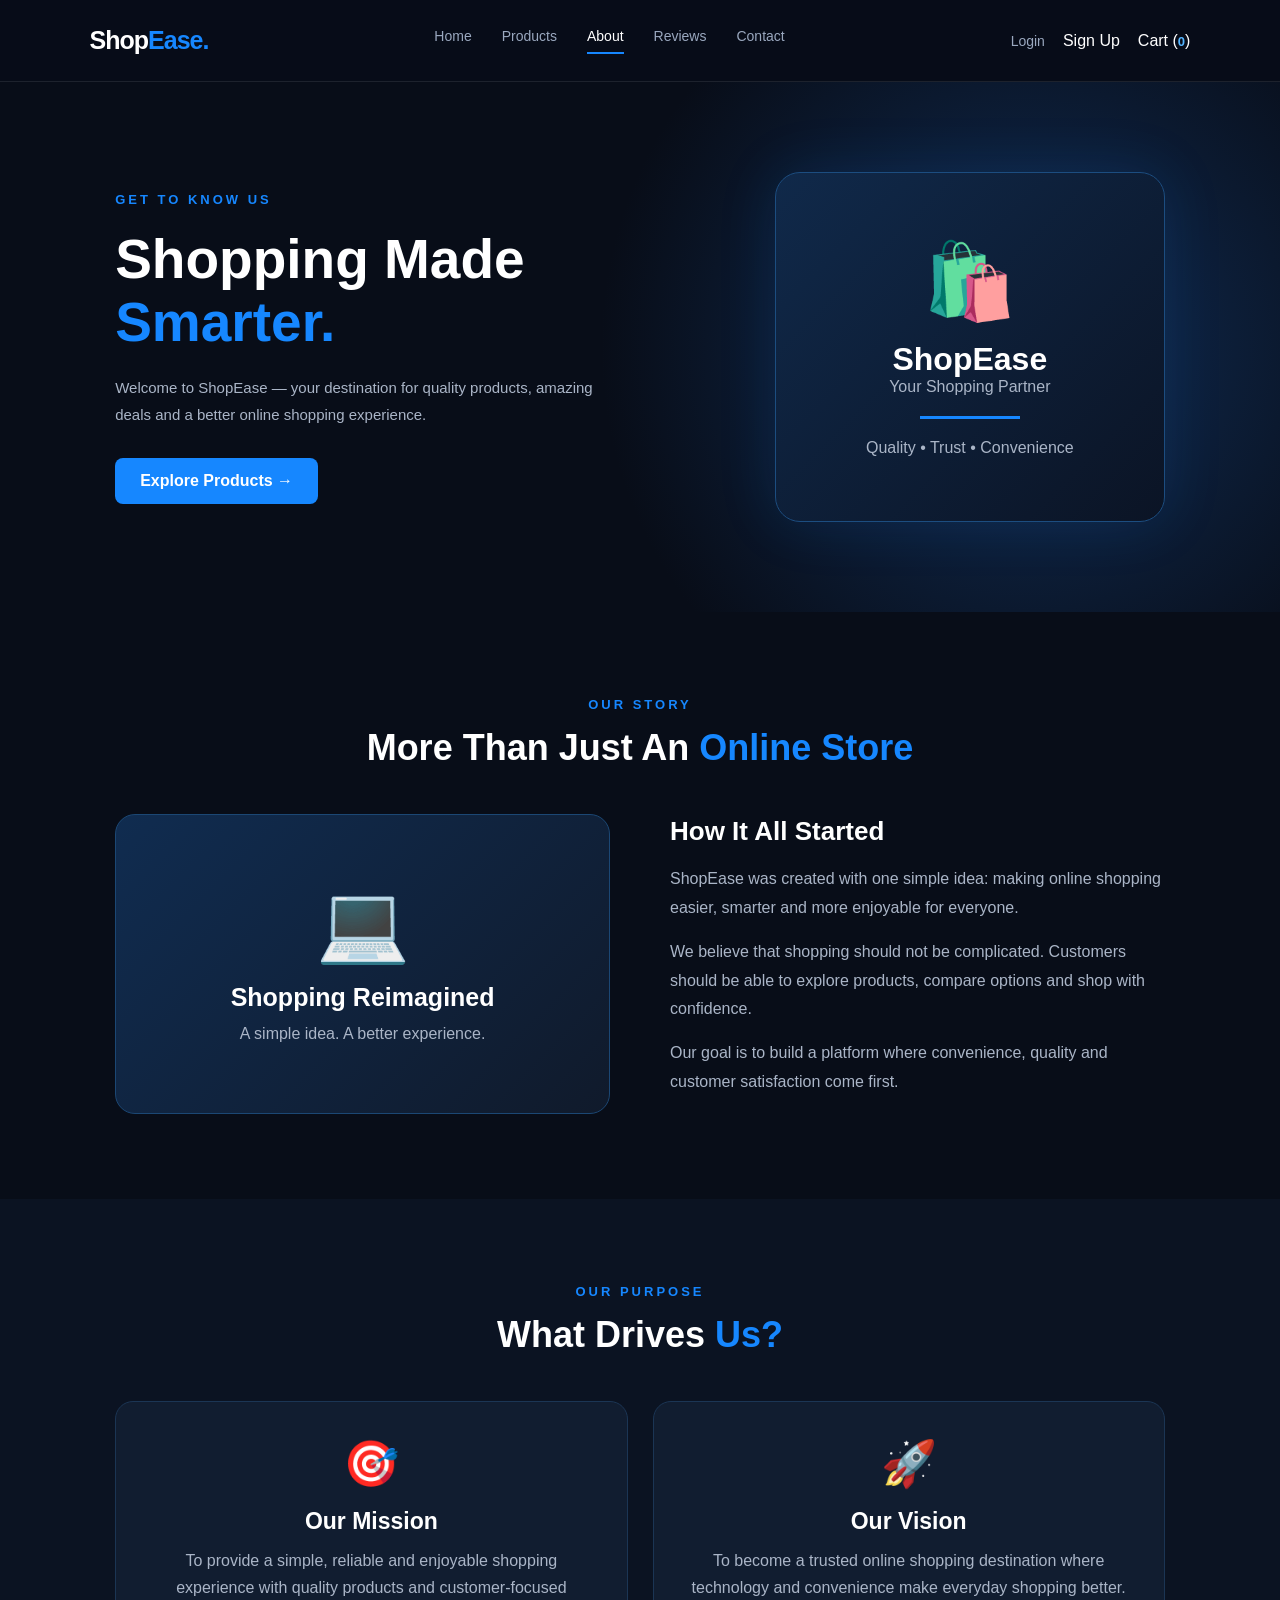
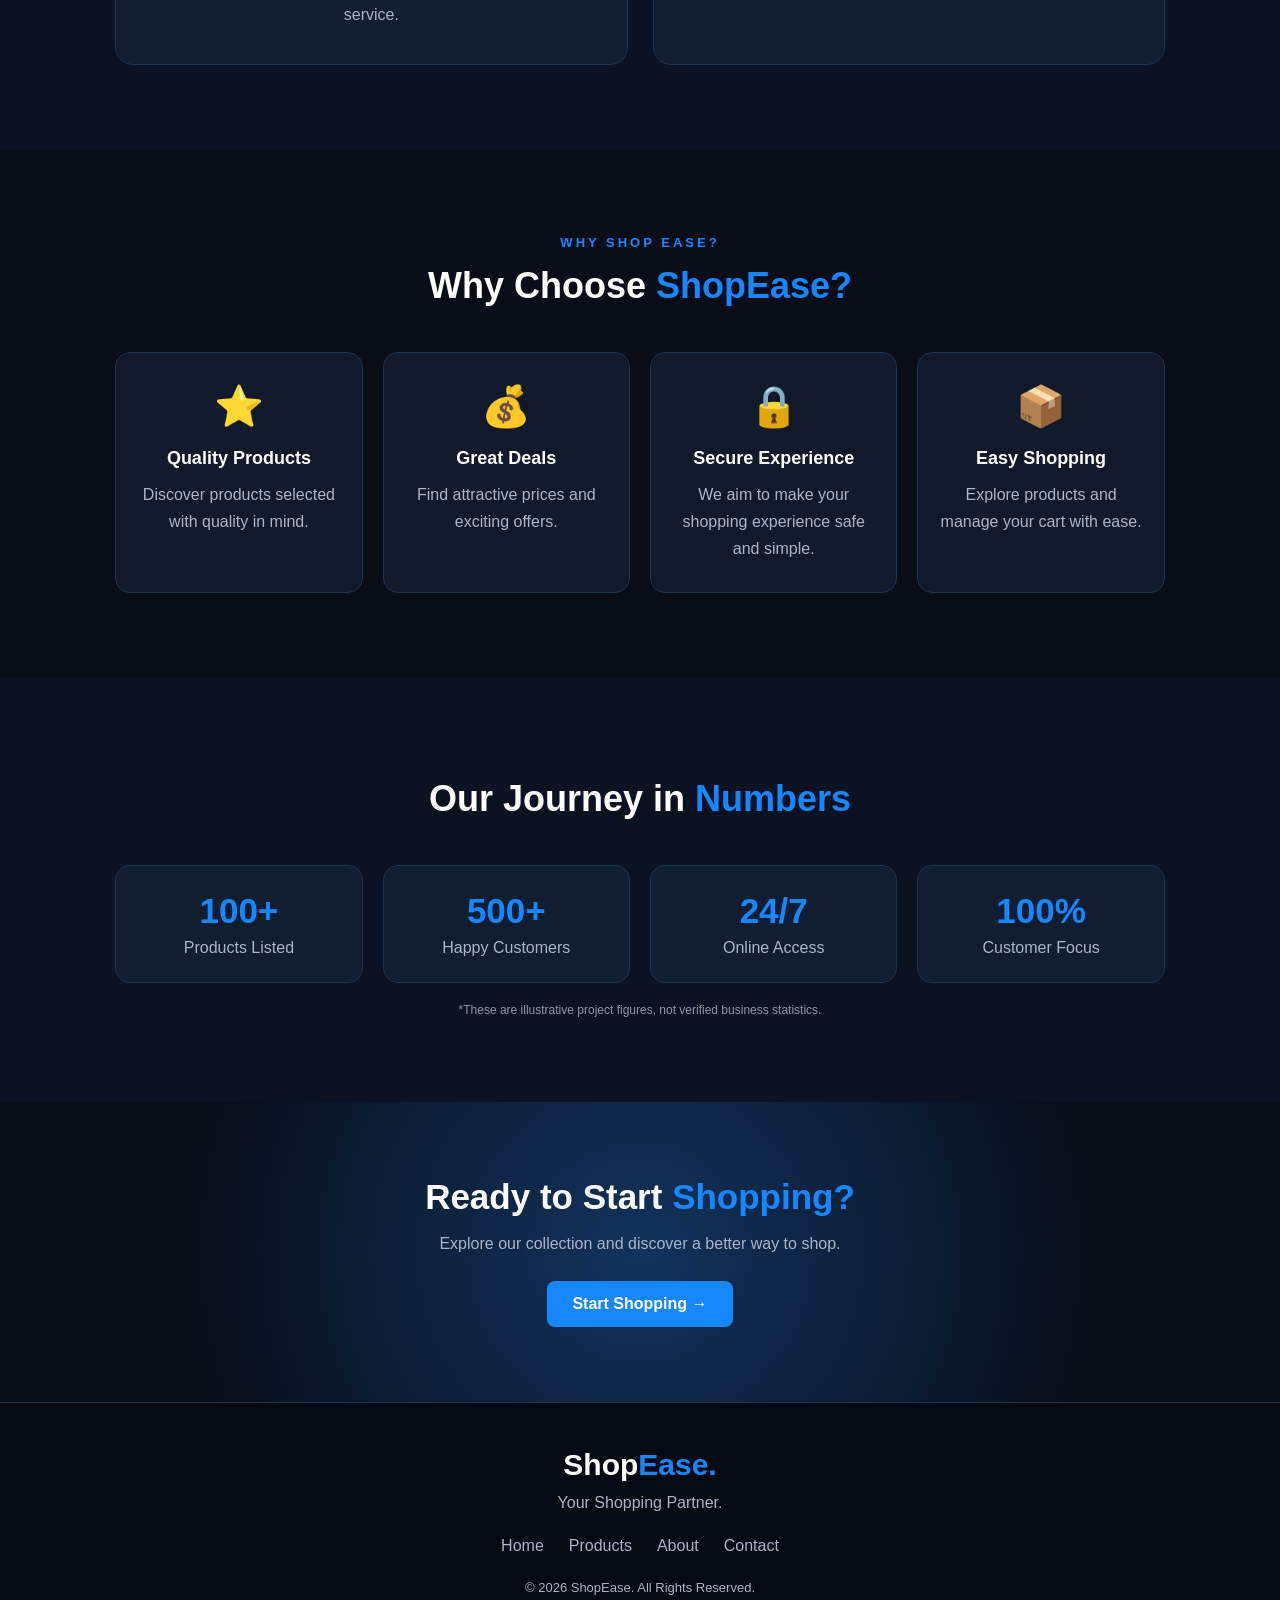
<file: about.html>
<!DOCTYPE html>
<html lang="en">
<head>
    <meta charset="UTF-8">
    <meta name="viewport" content="width=device-width, initial-scale=1.0">
    <title>About Us | ShopEase</title>

    <link rel="stylesheet" href="css/home.css">
    <link rel="stylesheet" href="css/about.css">
</head>

<body>

    <!-- NAVBAR -->
    <nav class="navbar">
        <a href="index.html" class="logo">Shop<span>Ease.</span></a>

        <div class="nav-links">
            <a href="index.html">Home</a>
            <a href="products.html">Products</a>
            <a href="about.html" class="active">About</a>
            <a href="review.html">Reviews</a>
            <a href="contact.html">Contact</a>
        </div>

        <div class="nav-actions">
            <a href="login.html" class="login-link">Login</a>
            <a href="signup.html" class="nav-btn">Sign Up</a>
            <a href="cart.html" class="cart-link">
                Cart (<span id="cart-count">0</span>)
            </a>
        </div>
    </nav>


    <!-- HERO SECTION -->
    <section class="about-hero">

        <div class="hero-content">
            <span class="small-heading">GET TO KNOW US</span>

            <h1>Shopping Made <span>Smarter.</span></h1>

            <p>
                Welcome to ShopEase — your destination for quality
                products, amazing deals and a better online shopping
                experience.
            </p>

            <a href="products.html" class="about-btn">
                Explore Products →
            </a>
        </div>

        <div class="hero-visual">
            <div class="visual-card">
                <div class="visual-icon">🛍️</div>
                <h2>ShopEase</h2>
                <p>Your Shopping Partner</p>
                <div class="visual-line"></div>
                <span>Quality • Trust • Convenience</span>
            </div>
        </div>

    </section>


    <!-- OUR STORY -->
    <section class="story-section">

        <div class="section-label">OUR STORY</div>

        <h2>More Than Just An <span>Online Store</span></h2>

        <div class="story-content">

            <div class="story-image">
                <div class="story-image-box">
                    <span>💻</span>
                    <h3>Shopping Reimagined</h3>
                    <p>A simple idea. A better experience.</p>
                </div>
            </div>

            <div class="story-text">
                <h3>How It All Started</h3>

                <p>
                    ShopEase was created with one simple idea:
                    making online shopping easier, smarter and more
                    enjoyable for everyone.
                </p>

                <p>
                    We believe that shopping should not be complicated.
                    Customers should be able to explore products,
                    compare options and shop with confidence.
                </p>

                <p>
                    Our goal is to build a platform where convenience,
                    quality and customer satisfaction come first.
                </p>
            </div>

        </div>

    </section>


    <!-- MISSION AND VISION -->
    <section class="mission-section">

        <div class="section-label">OUR PURPOSE</div>
        <h2>What Drives <span>Us?</span></h2>

        <div class="mission-grid">

            <div class="mission-card">
                <div class="card-icon">🎯</div>
                <h3>Our Mission</h3>
                <p>
                    To provide a simple, reliable and enjoyable
                    shopping experience with quality products
                    and customer-focused service.
                </p>
            </div>

            <div class="mission-card">
                <div class="card-icon">🚀</div>
                <h3>Our Vision</h3>
                <p>
                    To become a trusted online shopping destination
                    where technology and convenience make everyday
                    shopping better.
                </p>
            </div>

        </div>

    </section>


    <!-- WHY CHOOSE US -->
    <section class="choose-section">

        <div class="section-label">WHY SHOP EASE?</div>
        <h2>Why Choose <span>ShopEase?</span></h2>

        <div class="choose-grid">

            <div class="choose-card">
                <div class="choose-icon">⭐</div>
                <h3>Quality Products</h3>
                <p>Discover products selected with quality in mind.</p>
            </div>

            <div class="choose-card">
                <div class="choose-icon">💰</div>
                <h3>Great Deals</h3>
                <p>Find attractive prices and exciting offers.</p>
            </div>

            <div class="choose-card">
                <div class="choose-icon">🔒</div>
                <h3>Secure Experience</h3>
                <p>We aim to make your shopping experience safe and simple.</p>
            </div>

            <div class="choose-card">
                <div class="choose-icon">📦</div>
                <h3>Easy Shopping</h3>
                <p>Explore products and manage your cart with ease.</p>
            </div>

        </div>

    </section>


    <!-- STATS -->
    <section class="stats-section">

        <h2>Our Journey in <span>Numbers</span></h2>

        <div class="stats-grid">

            <div class="stat-box">
                <h3>100+</h3>
                <p>Products Listed</p>
            </div>

            <div class="stat-box">
                <h3>500+</h3>
                <p>Happy Customers</p>
            </div>

            <div class="stat-box">
                <h3>24/7</h3>
                <p>Online Access</p>
            </div>

            <div class="stat-box">
                <h3>100%</h3>
                <p>Customer Focus</p>
            </div>

        </div>

        <p class="stats-note">
            *These are illustrative project figures, not verified business statistics.
        </p>

    </section>


    <!-- CTA -->
    <section class="about-cta">

        <h2>Ready to Start <span>Shopping?</span></h2>

        <p>
            Explore our collection and discover a better way to shop.
        </p>

        <a href="products.html" class="about-btn">
            Start Shopping →
        </a>

    </section>


    <!-- FOOTER -->
    <footer class="footer">

        <h2>Shop<span>Ease.</span></h2>

        <p>Your Shopping Partner.</p>

        <div class="footer-links">
            <a href="index.html">Home</a>
            <a href="products.html">Products</a>
            <a href="about.html">About</a>
            <a href="contact.html">Contact</a>
        </div>

        <p class="copyright">
            © 2026 ShopEase. All Rights Reserved.
        </p>

    </footer>


    <script src="js/script.js"></script>

</body>
</html>
</file>
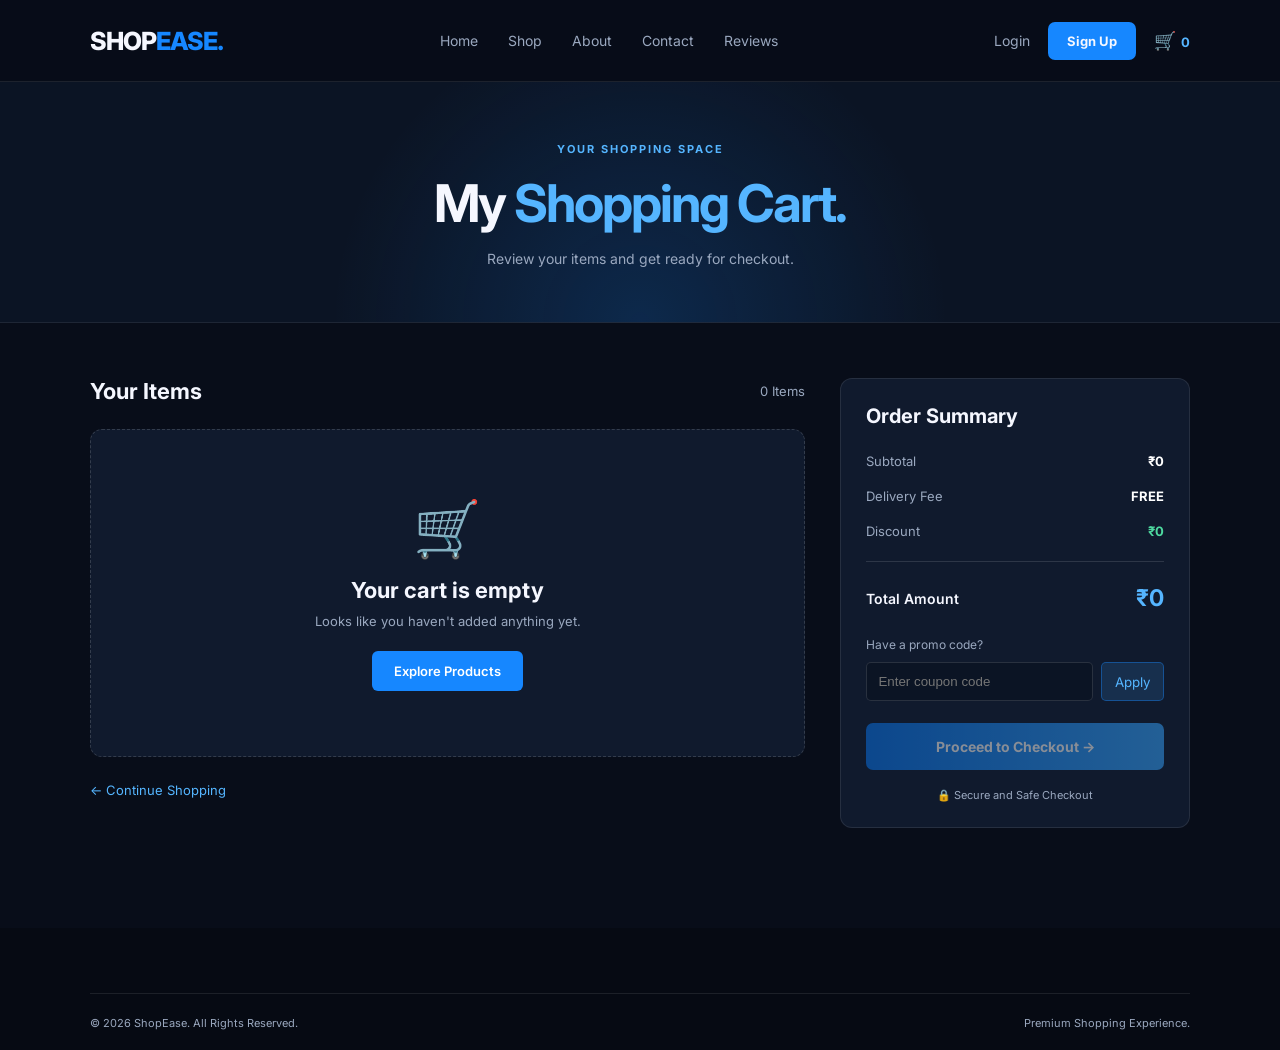
<file: cart.html>
<!DOCTYPE html>
<html lang="en">

<head>
    <meta charset="UTF-8">
    <meta name="viewport" content="width=device-width, initial-scale=1.0">

    <title>Shopping Cart | ShopEase</title>

    <link rel="preconnect" href="https://fonts.googleapis.com">

    <link href="https://fonts.googleapis.com/css2?family=Inter:wght@400;500;600;700;800&display=swap"
        rel="stylesheet">

    <link rel="stylesheet" href="css/home.css">
    <link rel="stylesheet" href="css/cart.css">
</head>

<body>

    <!-- NAVBAR -->

    <header class="navbar">

        <a href="index.html" class="logo">
            SHOP<span>EASE.</span>
        </a>

        <nav class="nav-links" id="navLinks">
            <a href="index.html">Home</a>
            <a href="products.html">Shop</a>
            <a href="about.html">About</a>
            <a href="contact.html">Contact</a>
            <a href="review.html">Reviews</a>
        </nav>

        <div class="nav-actions">

            <a href="login.html" class="login-link">Login</a>

            <a href="signup.html" class="signup-link">Sign Up</a>

            <a href="cart.html" class="cart-icon">
                🛒 <span id="cart-count">0</span>
            </a>

            <button class="menu-btn" id="menuBtn">☰</button>

        </div>

    </header>


    <!-- CART HERO -->

    <section class="cart-hero">

        <span class="small-title">YOUR SHOPPING SPACE</span>

        <h1>My <span>Shopping Cart.</span></h1>

        <p>Review your items and get ready for checkout.</p>

    </section>


    <!-- CART MAIN -->

    <main class="cart-container">

        <section class="cart-left">

            <div class="cart-heading">

                <h2>Your Items</h2>

                <span id="item-count">0 Items</span>

            </div>


            <!-- CART PRODUCTS -->

            <div id="cart-items">

                <!-- JavaScript will add products here -->

            </div>


            <!-- EMPTY CART -->

            <div id="empty-cart" class="empty-cart">

                <div class="empty-icon">🛒</div>

                <h2>Your cart is empty</h2>

                <p>Looks like you haven't added anything yet.</p>

                <a href="products.html" class="continue-shopping">
                    Explore Products
                </a>

            </div>


            <a href="products.html" class="back-shopping">
                ← Continue Shopping
            </a>

        </section>


        <!-- ORDER SUMMARY -->

        <aside class="cart-summary">

            <h2>Order Summary</h2>

            <div class="summary-row">
                <span>Subtotal</span>
                <strong id="subtotal">₹0</strong>
            </div>

            <div class="summary-row">
                <span>Delivery Fee</span>
                <strong id="delivery">₹0</strong>
            </div>

            <div class="summary-row discount-row">
                <span>Discount</span>
                <strong id="discount">₹0</strong>
            </div>

            <div class="summary-divider"></div>

            <div class="summary-total">
                <span>Total Amount</span>
                <strong id="total">₹0</strong>
            </div>

            <div class="coupon-box">

                <label for="coupon">Have a promo code?</label>

                <div class="coupon-input">

                    <input type="text" id="coupon"
                        placeholder="Enter coupon code">

                    <button id="applyCoupon">Apply</button>

                </div>

                <p id="coupon-message"></p>

            </div>

            <button class="checkout-btn" id="checkoutBtn">
                Proceed to Checkout →
            </button>

            <div class="secure-payment">
                🔒 Secure and Safe Checkout
            </div>

        </aside>

    </main>


    <!-- FOOTER -->

    <footer class="footer">

        <div class="footer-bottom">

            <p>© 2026 ShopEase. All Rights Reserved.</p>

            <p>Premium Shopping Experience.</p>

        </div>

    </footer>


    <script src="js/script.js"></script>
    <script src="js/cart.js"></script>


</body>

</html>
</file>
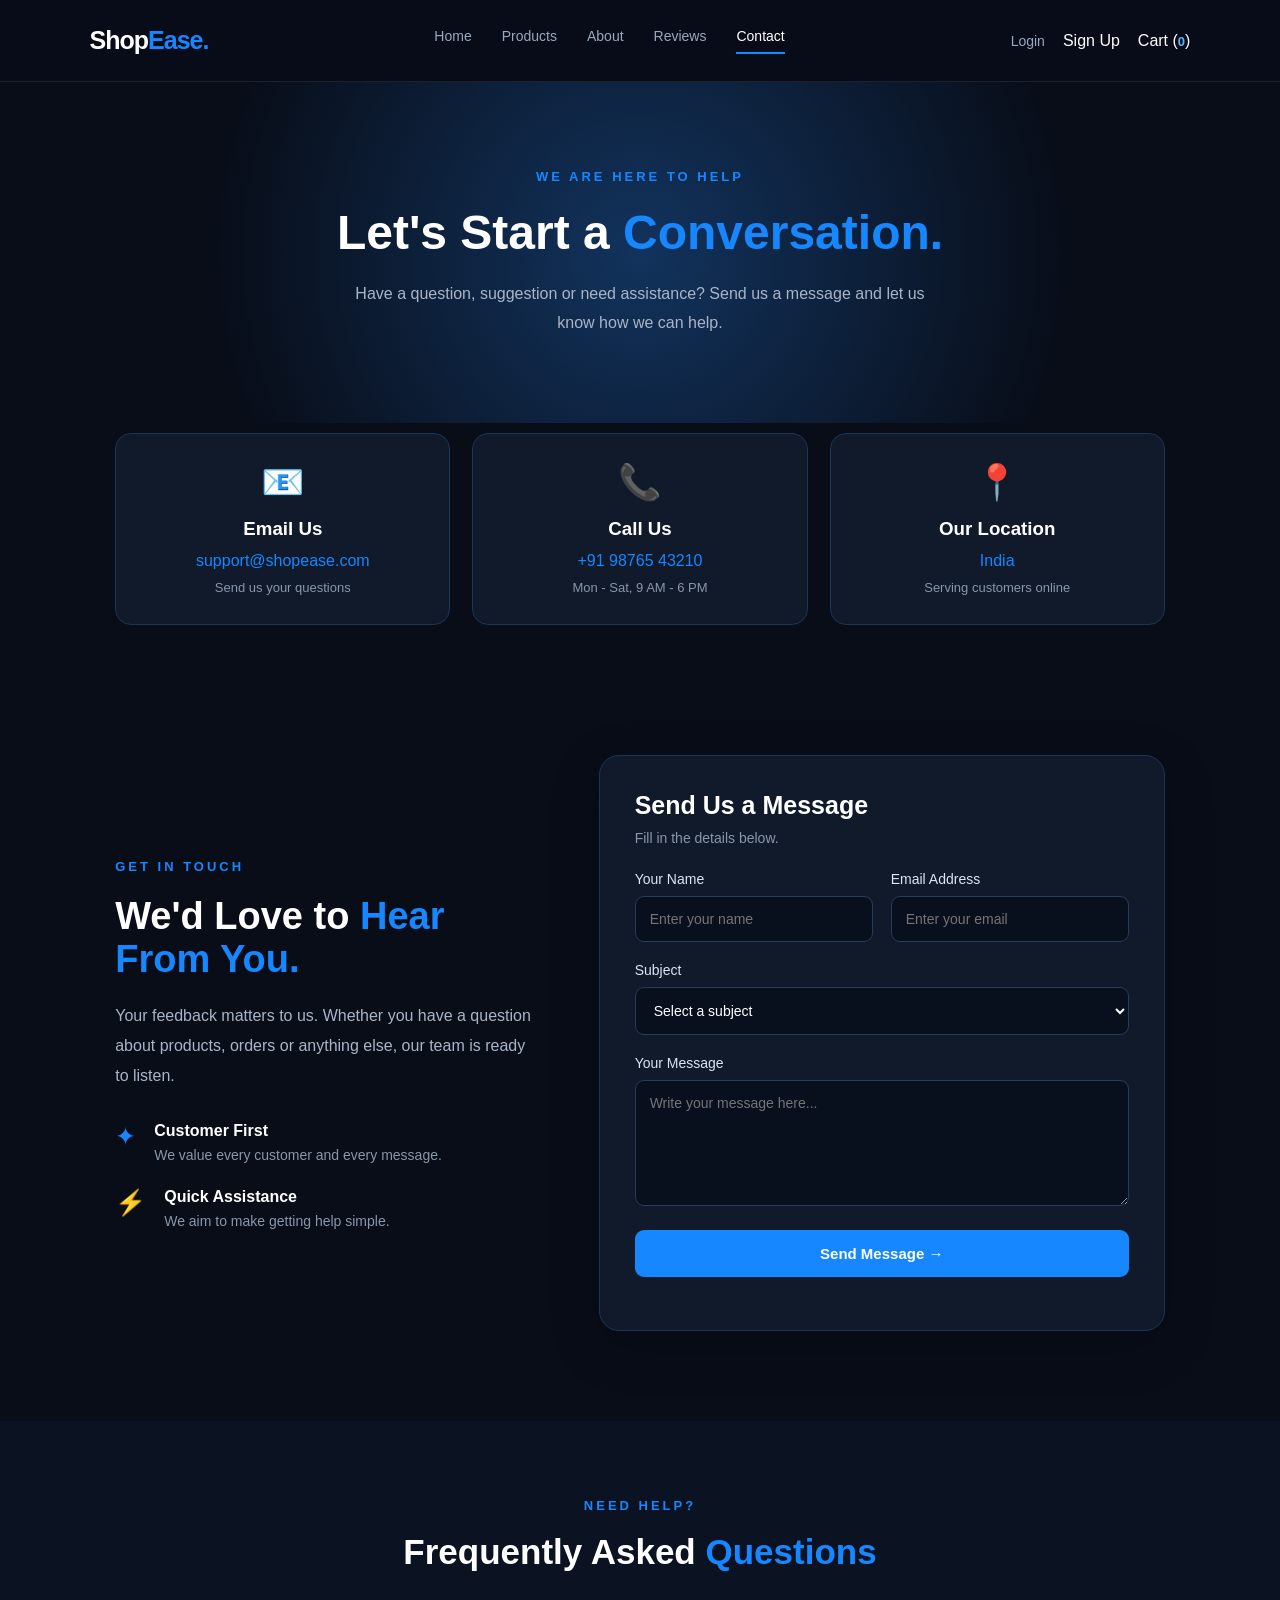
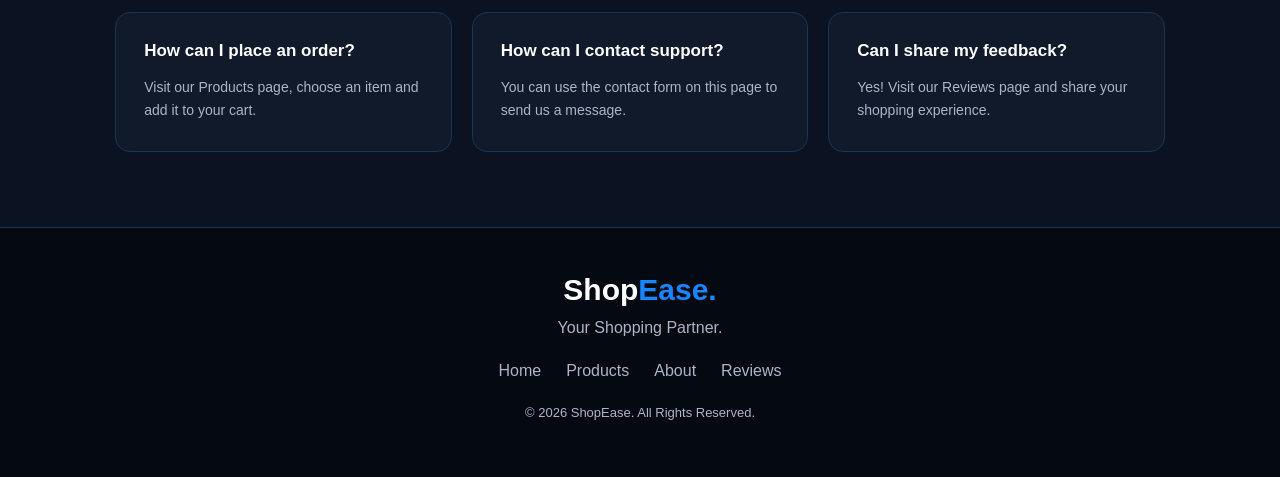
<file: contact.html>
<!DOCTYPE html>
<html lang="en">
<head>
    <meta charset="UTF-8">
    <meta name="viewport" content="width=device-width, initial-scale=1.0">

    <title>Contact Us | ShopEase</title>

    <link rel="stylesheet" href="css/home.css">
    <link rel="stylesheet" href="css/contact.css">
</head>

<body>

    <!-- NAVBAR -->
    <nav class="navbar">

        <a href="index.html" class="logo">
            Shop<span>Ease.</span>
        </a>

        <div class="nav-links">
            <a href="index.html">Home</a>
            <a href="products.html">Products</a>
            <a href="about.html">About</a>
            <a href="review.html">Reviews</a>
            <a href="contact.html" class="active">Contact</a>
        </div>

        <div class="nav-actions">
            <a href="login.html" class="login-link">Login</a>
            <a href="signup.html" class="nav-btn">Sign Up</a>

            <a href="cart.html" class="cart-link">
                Cart (<span id="cart-count">0</span>)
            </a>
        </div>

    </nav>


    <!-- HERO -->
    <section class="contact-hero">

        <span class="contact-tag">WE ARE HERE TO HELP</span>

        <h1>Let's Start a <span>Conversation.</span></h1>

        <p>
            Have a question, suggestion or need assistance?
            Send us a message and let us know how we can help.
        </p>

    </section>


    <!-- CONTACT INFORMATION -->
    <section class="contact-info">

        <div class="info-card">
            <div class="info-icon">📧</div>
            <h3>Email Us</h3>
            <p>support@shopease.com</p>
            <span>Send us your questions</span>
        </div>

        <div class="info-card">
            <div class="info-icon">📞</div>
            <h3>Call Us</h3>
            <p>+91 98765 43210</p>
            <span>Mon - Sat, 9 AM - 6 PM</span>
        </div>

        <div class="info-card">
            <div class="info-icon">📍</div>
            <h3>Our Location</h3>
            <p>India</p>
            <span>Serving customers online</span>
        </div>

    </section>


    <!-- CONTACT FORM -->
    <section class="contact-section">

        <div class="contact-left">

            <span class="contact-tag">GET IN TOUCH</span>

            <h2>We'd Love to <span>Hear From You.</span></h2>

            <p>
                Your feedback matters to us. Whether you have a
                question about products, orders or anything else,
                our team is ready to listen.
            </p>

            <div class="contact-highlight">
                <span>✦</span>
                <div>
                    <h4>Customer First</h4>
                    <p>We value every customer and every message.</p>
                </div>
            </div>

            <div class="contact-highlight">
                <span>⚡</span>
                <div>
                    <h4>Quick Assistance</h4>
                    <p>We aim to make getting help simple.</p>
                </div>
            </div>

        </div>


        <!-- FORM -->
        <div class="contact-form-box">

            <h2>Send Us a Message</h2>

            <p class="form-subtitle">
                Fill in the details below.
            </p>

            <form id="contactForm">

                <div class="form-row">

                    <div class="form-group">
                        <label>Your Name</label>
                        <input
                            type="text"
                            id="contactName"
                            placeholder="Enter your name"
                            required
                        >
                    </div>

                    <div class="form-group">
                        <label>Email Address</label>
                        <input
                            type="email"
                            id="contactEmail"
                            placeholder="Enter your email"
                            required
                        >
                    </div>

                </div>


                <div class="form-group">
                    <label>Subject</label>

                    <select id="contactSubject" required>
                        <option value="">Select a subject</option>
                        <option value="Order Related">Order Related</option>
                        <option value="Product Information">Product Information</option>
                        <option value="Payment Issue">Payment Issue</option>
                        <option value="Feedback">Feedback</option>
                        <option value="Other">Other</option>
                    </select>
                </div>


                <div class="form-group">
                    <label>Your Message</label>

                    <textarea
                        id="contactMessage"
                        rows="6"
                        placeholder="Write your message here..."
                        required
                    ></textarea>
                </div>


                <button type="submit" class="send-btn">
                    Send Message →
                </button>

                <p id="contactStatus"></p>

            </form>

        </div>

    </section>


    <!-- FAQ -->
    <section class="faq-section">

        <span class="contact-tag">NEED HELP?</span>

        <h2>Frequently Asked <span>Questions</span></h2>

        <div class="faq-grid">

            <div class="faq-card">
                <h3>How can I place an order?</h3>
                <p>
                    Visit our Products page, choose an item
                    and add it to your cart.
                </p>
            </div>

            <div class="faq-card">
                <h3>How can I contact support?</h3>
                <p>
                    You can use the contact form on this page
                    to send us a message.
                </p>
            </div>

            <div class="faq-card">
                <h3>Can I share my feedback?</h3>
                <p>
                    Yes! Visit our Reviews page and share
                    your shopping experience.
                </p>
            </div>

        </div>

    </section>


    <!-- FOOTER -->
    <footer class="footer">

        <h2>Shop<span>Ease.</span></h2>

        <p>Your Shopping Partner.</p>

        <div class="footer-links">
            <a href="index.html">Home</a>
            <a href="products.html">Products</a>
            <a href="about.html">About</a>
            <a href="review.html">Reviews</a>
        </div>

        <p class="copyright">
            © 2026 ShopEase. All Rights Reserved.
        </p>

    </footer>


    <script src="js/script.js"></script>
    <script src="js/contact.js"></script>

</body>
</html>
</file>
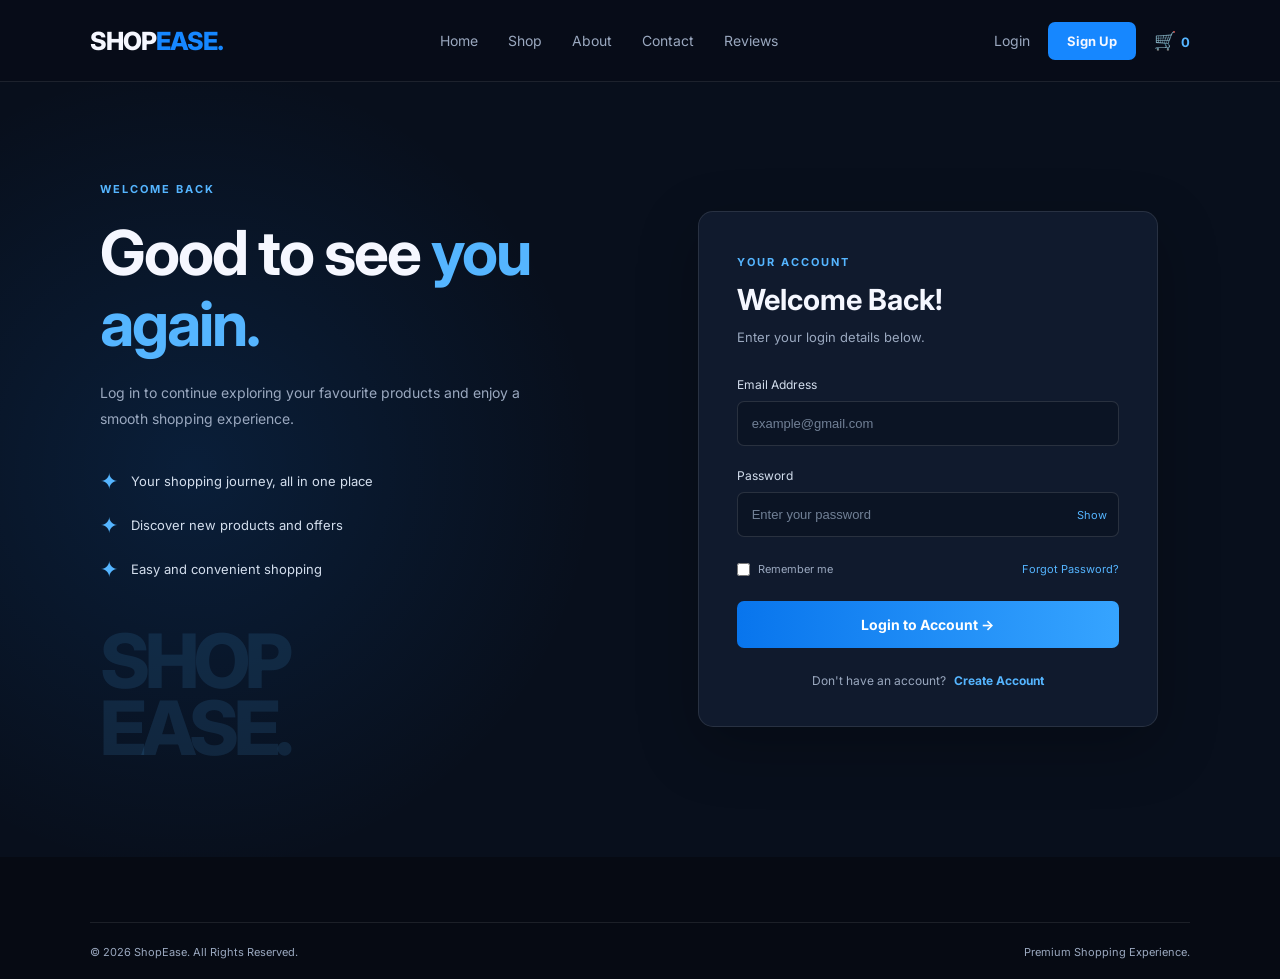
<file: login.html>
<!DOCTYPE html>
<html lang="en">

<head>
    <meta charset="UTF-8">
    <meta name="viewport" content="width=device-width, initial-scale=1.0">

    <title>Login | ShopEase</title>

    <link rel="preconnect" href="https://fonts.googleapis.com">

    <link href="https://fonts.googleapis.com/css2?family=Inter:wght@400;500;600;700;800&display=swap"
        rel="stylesheet">

    <link rel="stylesheet" href="css/home.css">
    <link rel="stylesheet" href="css/login.css">
</head>

<body>

    <!-- NAVBAR -->

    <header class="navbar">

        <a href="index.html" class="logo">
            SHOP<span>EASE.</span>
        </a>

        <nav class="nav-links" id="navLinks">
            <a href="index.html">Home</a>
            <a href="products.html">Shop</a>
            <a href="about.html">About</a>
            <a href="contact.html">Contact</a>
            <a href="review.html">Reviews</a>
        </nav>

        <div class="nav-actions">

            <a href="login.html" class="login-link">Login</a>

            <a href="signup.html" class="signup-link">Sign Up</a>

            <a href="cart.html" class="cart-icon">
                🛒 <span id="cart-count">0</span>
            </a>

            <button class="menu-btn" id="menuBtn">☰</button>

        </div>

    </header>


    <!-- LOGIN MAIN -->

    <main class="login-container">

        <!-- LEFT SIDE -->

        <section class="login-welcome">

            <span class="small-title">WELCOME BACK</span>

            <h1>Good to see <span>you again.</span></h1>

            <p>
                Log in to continue exploring your favourite
                products and enjoy a smooth shopping experience.
            </p>

            <div class="login-features">

                <div>
                    <span>✦</span>
                    <p>Your shopping journey, all in one place</p>
                </div>

                <div>
                    <span>✦</span>
                    <p>Discover new products and offers</p>
                </div>

                <div>
                    <span>✦</span>
                    <p>Easy and convenient shopping</p>
                </div>

            </div>

            <div class="login-decoration">SHOP<br>EASE.</div>

        </section>


        <!-- RIGHT SIDE -->

        <section class="login-form-section">

            <div class="login-card">

                <div class="login-heading">

                    <span class="small-title">YOUR ACCOUNT</span>

                    <h2>Welcome Back!</h2>

                    <p>Enter your login details below.</p>

                </div>


                <form id="loginForm">

                    <!-- EMAIL -->

                    <div class="login-form-group">

                        <label for="loginEmail">Email Address</label>

                        <input type="email" id="loginEmail"
                            placeholder="example@gmail.com" required>

                    </div>


                    <!-- PASSWORD -->

                    <div class="login-form-group">

                        <label for="loginPassword">Password</label>

                        <div class="login-password-box">

                            <input type="password" id="loginPassword"
                                placeholder="Enter your password" required>

                            <button type="button" id="togglePassword">
                                Show
                            </button>

                        </div>

                    </div>


                    <!-- REMEMBER / FORGOT -->

                    <div class="login-options">

                        <label class="remember-option">

                            <input type="checkbox" id="rememberMe">

                            <span>Remember me</span>

                        </label>

                        <a href="#" id="forgotPassword">
                            Forgot Password?
                        </a>

                    </div>


                    <!-- MESSAGE -->

                    <p id="loginMessage"></p>


                    <!-- LOGIN BUTTON -->

                    <button type="submit" class="login-submit-btn">
                        Login to Account →
                    </button>

                </form>


                <div class="signup-redirect">

                    Don't have an account?

                    <a href="signup.html">Create Account</a>

                </div>

            </div>

        </section>

    </main>


    <!-- FOOTER -->

    <footer class="footer">

        <div class="footer-bottom">

            <p>© 2026 ShopEase. All Rights Reserved.</p>

            <p>Premium Shopping Experience.</p>

        </div>

    </footer>


    <script src="js/script.js"></script>
    <script src="js/login.js"></script>

</body>

</html>
</file>
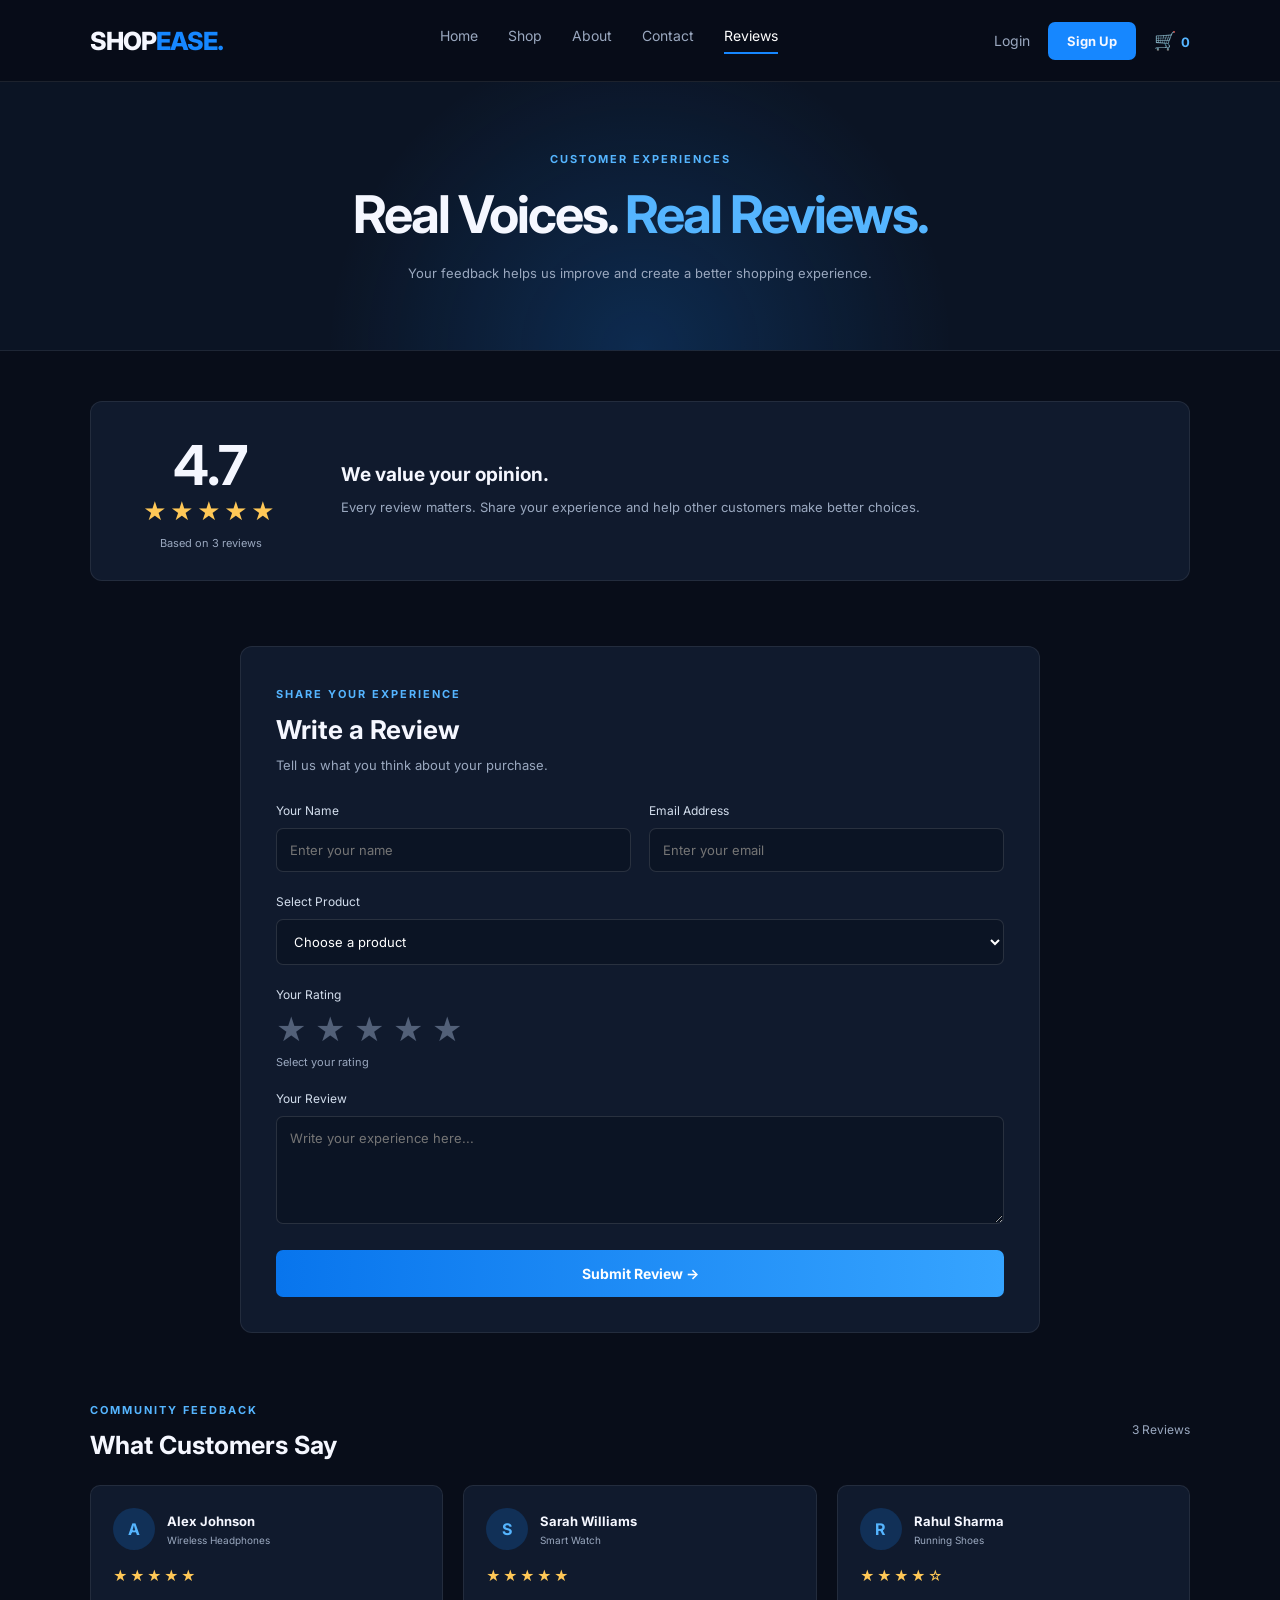
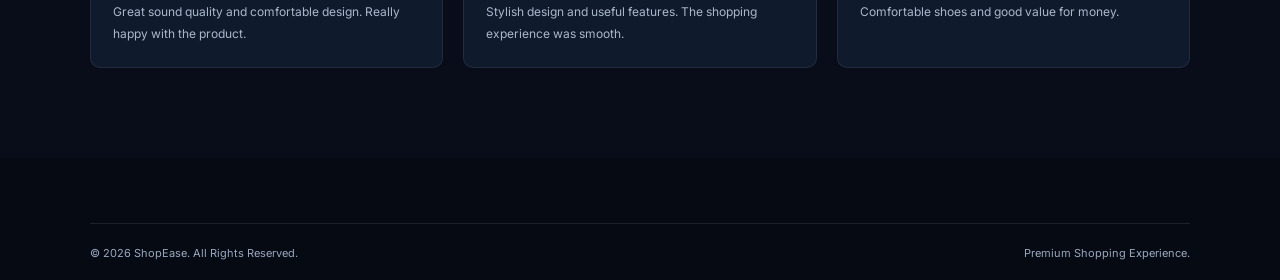
<file: review.html>
<!DOCTYPE html>
<html lang="en">

<head>
    <meta charset="UTF-8">
    <meta name="viewport" content="width=device-width, initial-scale=1.0">

    <title>Customer Reviews | ShopEase</title>

    <link rel="preconnect" href="https://fonts.googleapis.com">

    <link href="https://fonts.googleapis.com/css2?family=Inter:wght@400;500;600;700;800&display=swap"
        rel="stylesheet">

    <link rel="stylesheet" href="css/home.css">
    <link rel="stylesheet" href="css/review.css">
</head>

<body>

    <!-- NAVBAR -->

    <header class="navbar">

        <a href="index.html" class="logo">
            SHOP<span>EASE.</span>
        </a>

        <nav class="nav-links" id="navLinks">
            <a href="index.html">Home</a>
            <a href="products.html">Shop</a>
            <a href="about.html">About</a>
            <a href="contact.html">Contact</a>
            <a href="review.html" class="active">Reviews</a>
        </nav>

        <div class="nav-actions">

            <a href="login.html" class="login-link">Login</a>

            <a href="signup.html" class="signup-link">Sign Up</a>

            <a href="cart.html" class="cart-icon">
                🛒 <span id="cart-count">0</span>
            </a>

            <button class="menu-btn" id="menuBtn">☰</button>

        </div>

    </header>


    <!-- HERO -->

    <section class="review-hero">

        <span class="small-title">CUSTOMER EXPERIENCES</span>

        <h1>Real Voices. <span>Real Reviews.</span></h1>

        <p>
            Your feedback helps us improve and create
            a better shopping experience.
        </p>

    </section>


    <!-- RATING OVERVIEW -->

    <main class="review-container">

        <section class="rating-overview">

            <div class="rating-main">

                <h2 id="averageRating">5.0</h2>

                <div class="rating-stars">★★★★★</div>

                <p id="totalReviews">Based on 3 reviews</p>

            </div>

            <div class="rating-message">

                <h3>We value your opinion.</h3>

                <p>
                    Every review matters. Share your experience
                    and help other customers make better choices.
                </p>

            </div>

        </section>


        <!-- REVIEW FORM -->

        <section class="review-form-section">

            <div class="review-form-heading">

                <span class="small-title">SHARE YOUR EXPERIENCE</span>

                <h2>Write a Review</h2>

                <p>Tell us what you think about your purchase.</p>

            </div>


            <form id="reviewForm">

                <div class="review-form-grid">

                    <div class="review-input-group">

                        <label for="reviewName">Your Name</label>

                        <input type="text" id="reviewName"
                            placeholder="Enter your name" required>

                    </div>


                    <div class="review-input-group">

                        <label for="reviewEmail">Email Address</label>

                        <input type="email" id="reviewEmail"
                            placeholder="Enter your email" required>

                    </div>

                </div>


                <div class="review-input-group">

                    <label for="reviewProduct">Select Product</label>

                    <select id="reviewProduct" required>

                        <option value="">Choose a product</option>

                        <option>Wireless Headphones</option>

                        <option>Smart Watch</option>

                        <option>Running Shoes</option>

                        <option>Wireless Earbuds</option>

                        <option>Men's T-Shirt</option>

                        <option>Travel Backpack</option>

                        <option>Modern Table Lamp</option>

                        <option>Premium Sunglasses</option>

                    </select>

                </div>


                <div class="review-input-group">

                    <label>Your Rating</label>

                    <div class="star-selector" id="starSelector">

                        <button type="button" data-rating="1">★</button>

                        <button type="button" data-rating="2">★</button>

                        <button type="button" data-rating="3">★</button>

                        <button type="button" data-rating="4">★</button>

                        <button type="button" data-rating="5">★</button>

                    </div>

                    <p id="ratingText">Select your rating</p>

                </div>


                <div class="review-input-group">

                    <label for="reviewMessage">Your Review</label>

                    <textarea id="reviewMessage"
                        placeholder="Write your experience here..."
                        rows="5" required></textarea>

                </div>


                <p id="reviewFormMessage"></p>


                <button type="submit" class="review-submit-btn">
                    Submit Review →
                </button>

            </form>

        </section>


        <!-- CUSTOMER REVIEWS -->

        <section class="customer-reviews">

            <div class="customer-review-heading">

                <div>
                    <span class="small-title">COMMUNITY FEEDBACK</span>
                    <h2>What Customers Say</h2>
                </div>

                <span id="reviewCountLabel">3 Reviews</span>

            </div>


            <div class="review-list" id="reviewList">


                <article class="review-card">

                    <div class="review-card-top">

                        <div class="customer-avatar">A</div>

                        <div>
                            <h3>Alex Johnson</h3>
                            <p>Wireless Headphones</p>
                        </div>

                    </div>

                    <div class="customer-stars">★★★★★</div>

                    <p class="customer-review-text">
                        Great sound quality and comfortable design.
                        Really happy with the product.
                    </p>

                </article>


                <article class="review-card">

                    <div class="review-card-top">

                        <div class="customer-avatar">S</div>

                        <div>
                            <h3>Sarah Williams</h3>
                            <p>Smart Watch</p>
                        </div>

                    </div>

                    <div class="customer-stars">★★★★★</div>

                    <p class="customer-review-text">
                        Stylish design and useful features.
                        The shopping experience was smooth.
                    </p>

                </article>


                <article class="review-card">

                    <div class="review-card-top">

                        <div class="customer-avatar">R</div>

                        <div>
                            <h3>Rahul Sharma</h3>
                            <p>Running Shoes</p>
                        </div>

                    </div>

                    <div class="customer-stars">★★★★☆</div>

                    <p class="customer-review-text">
                        Comfortable shoes and good value for money.
                    </p>

                </article>


            </div>

        </section>

    </main>


    <!-- FOOTER -->

    <footer class="footer">

        <div class="footer-bottom">

            <p>© 2026 ShopEase. All Rights Reserved.</p>

            <p>Premium Shopping Experience.</p>

        </div>

    </footer>


    <script src="js/script.js"></script>
    <script src="js/review.js"></script>

</body>

</html>
</file>
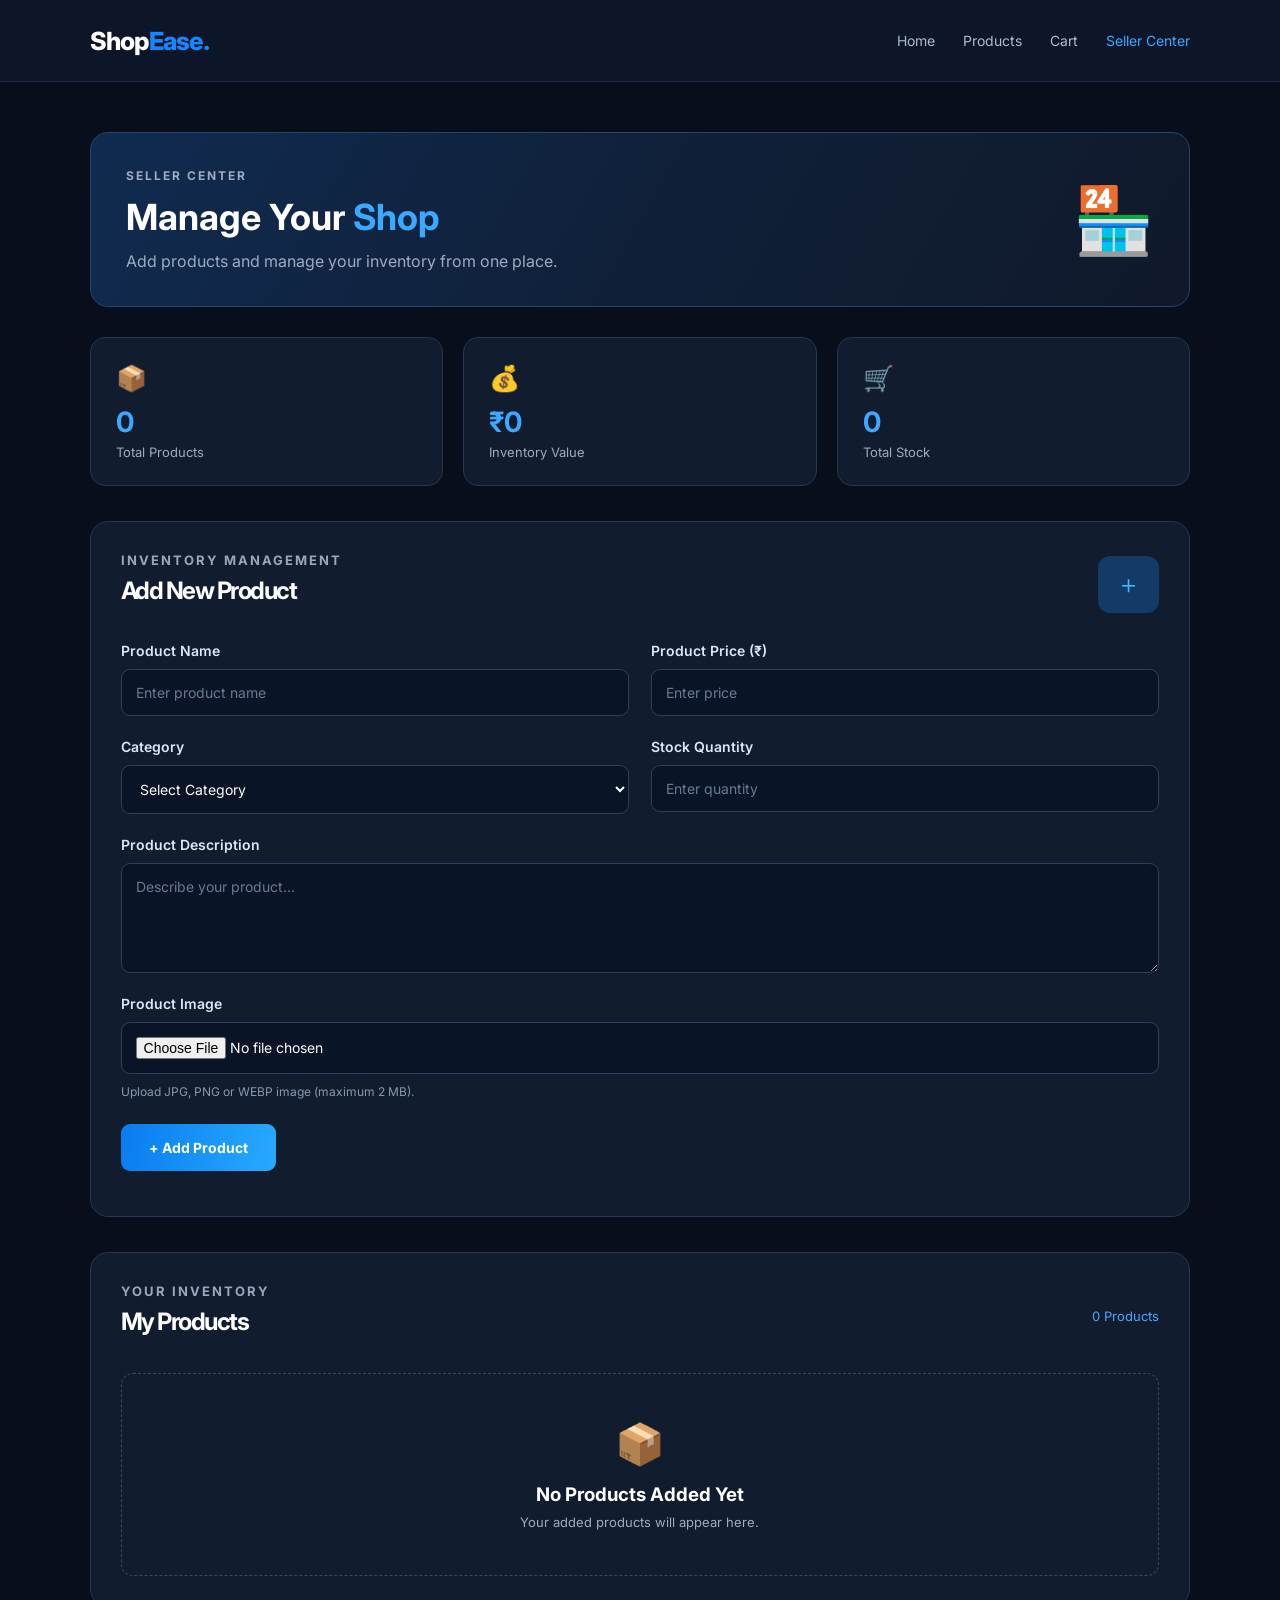
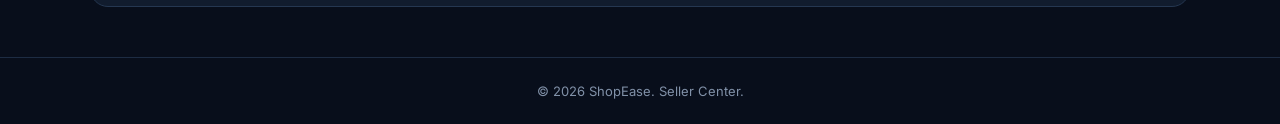
<file: shopkeeper.html>
<!DOCTYPE html>
<html lang="en">
<head>
    <meta charset="UTF-8">
    <meta name="viewport" content="width=device-width, initial-scale=1.0">

    <title>ShopEase | Seller Dashboard</title>

    <link rel="stylesheet" href="css/home.css">
    <link rel="stylesheet" href="css/shopkeeper.css">

    <link rel="preconnect" href="https://fonts.googleapis.com">
    <link href="https://fonts.googleapis.com/css2?family=Inter:wght@400;500;600;700;800&display=swap" rel="stylesheet">
</head>

<body>

<!-- NAVBAR -->
<header class="navbar">
    <div class="logo">Shop<span>Ease.</span></div>

    <nav>
        <a href="index.html">Home</a>
        <a href="products.html">Products</a>
        <a href="cart.html">Cart</a>
        <a href="shopkeeper.html" class="active">Seller Center</a>
    </nav>
</header>


<!-- DASHBOARD -->
<main class="seller-container">

    <section class="seller-heading">
        <div>
            <p class="small-heading">SELLER CENTER</p>
            <h1>Manage Your <span>Shop</span></h1>
            <p>Add products and manage your inventory from one place.</p>
        </div>

        <div class="seller-icon">🏪</div>
    </section>


    <!-- STATISTICS -->
    <section class="seller-stats">

        <div class="stat-card">
            <span>📦</span>
            <h2 id="totalProducts">0</h2>
            <p>Total Products</p>
        </div>

        <div class="stat-card">
            <span>💰</span>
            <h2 id="totalValue">₹0</h2>
            <p>Inventory Value</p>
        </div>

        <div class="stat-card">
            <span>🛒</span>
            <h2 id="totalStock">0</h2>
            <p>Total Stock</p>
        </div>

    </section>


    <!-- ADD PRODUCT FORM -->
    <section class="seller-form-section">

        <div class="section-heading">
            <div>
                <p class="small-heading">INVENTORY MANAGEMENT</p>
                <h2>Add New Product</h2>
            </div>

            <span class="form-icon">＋</span>
        </div>


        <form id="productForm">

            <div class="form-grid">

                <div class="form-group">
                    <label>Product Name</label>
                    <input type="text" id="productName"
                        placeholder="Enter product name" required>
                </div>

                <div class="form-group">
                    <label>Product Price (₹)</label>
                    <input type="number" id="productPrice"
                        placeholder="Enter price" min="1" step="0.01" required>
                </div>

                <div class="form-group">
                    <label>Category</label>
                    <select id="productCategory" required>
                        <option value="">Select Category</option>
                        <option>Electronics</option>
                        <option>Fashion</option>
                        <option>Footwear</option>
                        <option>Accessories</option>
                        <option>Home & Living</option>
                        <option>Beauty</option>
                        <option>Other</option>
                    </select>
                </div>

                <div class="form-group">
                    <label>Stock Quantity</label>
                    <input type="number" id="productStock"
                        placeholder="Enter quantity" min="0" step="1" required>
                </div>

                <div class="form-group full-width">
                    <label>Product Description</label>
                    <textarea id="productDescription"
                        placeholder="Describe your product..." required></textarea>
                </div>

                <div class="form-group full-width">
                    <label>Product Image</label>
                    <input type="file" id="productImage"
                        accept="image/png, image/jpeg, image/webp" required>
                    <p class="input-hint">Upload JPG, PNG or WEBP image (maximum 2 MB).</p>
                </div>

            </div>

            <button type="submit" class="add-product-btn" id="submitBtn">
                + Add Product
            </button>

            <p id="formMessage" class="form-message" aria-live="polite"></p>

        </form>

    </section>


    <!-- PRODUCT LIST -->
    <section class="my-products-section">

        <div class="section-heading">
            <div>
                <p class="small-heading">YOUR INVENTORY</p>
                <h2>My Products</h2>
            </div>

            <span class="product-count" id="productCount">0 Products</span>
        </div>

        <div id="sellerProductList" class="seller-product-grid">

            <div class="empty-state">
                <span>📦</span>
                <h3>No Products Added Yet</h3>
                <p>Your added products will appear here.</p>
            </div>

        </div>

    </section>

</main>


<!-- FOOTER -->
<footer class="seller-footer">
    <p>© 2026 ShopEase. Seller Center.</p>
</footer>


<script src="js/script.js"></script>
<script src="js/shopkeeper.js"></script>

</body>
</html>
</file>
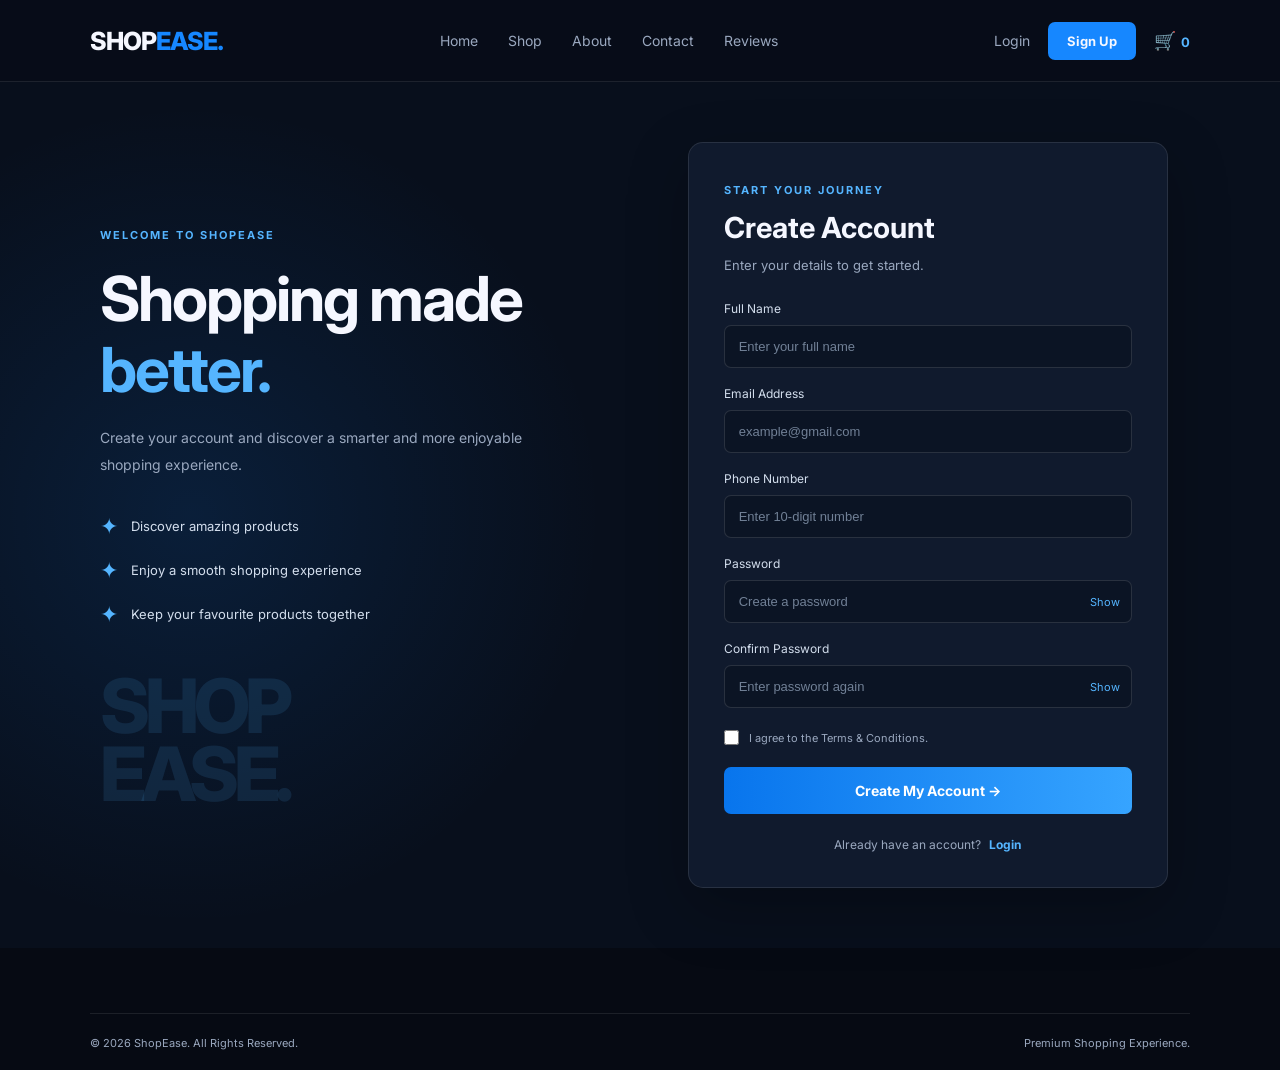
<file: signup.html>
<!DOCTYPE html>
<html lang="en">

<head>
    <meta charset="UTF-8">
    <meta name="viewport" content="width=device-width, initial-scale=1.0">

    <title>Create Account | ShopEase</title>

    <link rel="preconnect" href="https://fonts.googleapis.com">

    <link href="https://fonts.googleapis.com/css2?family=Inter:wght@400;500;600;700;800&display=swap"
        rel="stylesheet">

    <link rel="stylesheet" href="css/home.css">
    <link rel="stylesheet" href="css/signup.css">
</head>

<body>

    <!-- NAVBAR -->

    <header class="navbar">

        <a href="index.html" class="logo">
            SHOP<span>EASE.</span>
        </a>

        <nav class="nav-links" id="navLinks">
            <a href="index.html">Home</a>
            <a href="products.html">Shop</a>
            <a href="about.html">About</a>
            <a href="contact.html">Contact</a>
            <a href="review.html">Reviews</a>
        </nav>

        <div class="nav-actions">

            <a href="login.html" class="login-link">Login</a>

            <a href="signup.html" class="signup-link">Sign Up</a>

            <a href="cart.html" class="cart-icon">
                🛒 <span id="cart-count">0</span>
            </a>

            <button class="menu-btn" id="menuBtn">☰</button>

        </div>

    </header>


    <!-- SIGNUP SECTION -->

    <main class="signup-container">

        <!-- LEFT SIDE -->

        <section class="signup-welcome">

            <span class="small-title">WELCOME TO SHOPEASE</span>

            <h1>Shopping made <span>better.</span></h1>

            <p>
                Create your account and discover a smarter
                and more enjoyable shopping experience.
            </p>

            <div class="welcome-features">

                <div>
                    <span>✦</span>
                    <p>Discover amazing products</p>
                </div>

                <div>
                    <span>✦</span>
                    <p>Enjoy a smooth shopping experience</p>
                </div>

                <div>
                    <span>✦</span>
                    <p>Keep your favourite products together</p>
                </div>

            </div>

            <div class="welcome-decoration">SHOP<br>EASE.</div>

        </section>


        <!-- RIGHT SIDE -->

        <section class="signup-form-section">

            <div class="signup-card">

                <div class="form-heading">

                    <span class="small-title">START YOUR JOURNEY</span>

                    <h2>Create Account</h2>

                    <p>Enter your details to get started.</p>

                </div>


                <form id="signupForm">

                    <!-- FULL NAME -->

                    <div class="form-group">

                        <label for="fullName">Full Name</label>

                        <input type="text" id="fullName"
                            placeholder="Enter your full name" required>

                    </div>


                    <!-- EMAIL -->

                    <div class="form-group">

                        <label for="email">Email Address</label>

                        <input type="email" id="email"
                            placeholder="example@gmail.com" required>

                    </div>


                    <!-- PHONE -->

                    <div class="form-group">

                        <label for="phone">Phone Number</label>

                        <input type="tel" id="phone"
                            placeholder="Enter 10-digit number"
                            maxlength="10" required>

                    </div>


                    <!-- PASSWORD -->

                    <div class="form-group">

                        <label for="password">Password</label>

                        <div class="password-box">

                            <input type="password" id="password"
                                placeholder="Create a password" required>

                            <button type="button" class="toggle-password"
                                data-target="password">
                                Show
                            </button>

                        </div>

                    </div>


                    <!-- CONFIRM PASSWORD -->

                    <div class="form-group">

                        <label for="confirmPassword">
                            Confirm Password
                        </label>

                        <div class="password-box">

                            <input type="password" id="confirmPassword"
                                placeholder="Enter password again" required>

                            <button type="button" class="toggle-password"
                                data-target="confirmPassword">
                                Show
                            </button>

                        </div>

                    </div>


                    <!-- TERMS -->

                    <div class="terms-box">

                        <input type="checkbox" id="terms" required>

                        <label for="terms">
                            I agree to the Terms & Conditions.
                        </label>

                    </div>


                    <!-- MESSAGE -->

                    <p id="formMessage"></p>


                    <!-- SUBMIT -->

                    <button type="submit" class="create-account-btn">
                        Create My Account →
                    </button>

                </form>


                <div class="login-text">

                    Already have an account?

                    <a href="login.html">Login</a>

                </div>

            </div>

        </section>

    </main>


    <!-- FOOTER -->

    <footer class="footer">

        <div class="footer-bottom">

            <p>© 2026 ShopEase. All Rights Reserved.</p>

            <p>Premium Shopping Experience.</p>

        </div>

    </footer>


    <script src="js/script.js"></script>
    <script src="js/signup.js"></script>

</body>

</html>
</file>
<file: css/home.css>
/* =========================
   SHOP EASE - PREMIUM THEME
========================= */

* {
    margin: 0;
    padding: 0;
    box-sizing: border-box;
}

html {
    scroll-behavior: smooth;
}

body {
    background: #080d19;
    color: #f5f7ff;
    font-family: 'Inter', sans-serif;
    overflow-x: hidden;
}

a {
    text-decoration: none;
    color: inherit;
}

button {
    font-family: inherit;
}

:root {
    --bg: #080d19;
    --card: #101a2d;
    --blue: #1687ff;
    --light-blue: #55b5ff;
    --text: #f5f7ff;
    --muted: #9aa8bf;
    --border: rgba(255,255,255,0.09);
}


/* NAVBAR */

.navbar {
    width: 100%;
    min-height: 82px;
    padding: 0 7%;
    display: flex;
    justify-content: space-between;
    align-items: center;
    background: rgba(8,13,25,0.94);
    border-bottom: 1px solid var(--border);
    position: sticky;
    top: 0;
    z-index: 100;
    backdrop-filter: blur(15px);
}

.logo {
    font-size: 25px;
    font-weight: 800;
    letter-spacing: -1px;
}

.logo span {
    color: var(--blue);
}

.nav-links {
    display: flex;
    gap: 30px;
}

.nav-links a {
    color: var(--muted);
    font-size: 14px;
    transition: 0.3s;
}

.nav-links a:hover,
.nav-links a.active {
    color: white;
}

.nav-links a.active {
    border-bottom: 2px solid var(--blue);
    padding-bottom: 8px;
}

.nav-actions {
    display: flex;
    align-items: center;
    gap: 18px;
}

.login-link {
    color: var(--muted);
    font-size: 14px;
}

.signup-link {
    padding: 11px 19px;
    background: var(--blue);
    border-radius: 7px;
    font-size: 13px;
    font-weight: 700;
    transition: 0.3s;
}

.signup-link:hover {
    background: #0066db;
    transform: translateY(-2px);
}

.cart-icon {
    font-size: 18px;
}

#cart-count {
    color: var(--light-blue);
    font-size: 13px;
    font-weight: bold;
}

.menu-btn {
    display: none;
    color: white;
    background: none;
    border: none;
    font-size: 25px;
    cursor: pointer;
}


/* HERO */

.hero {
    min-height: 620px;
    padding: 90px 7%;
    display: grid;
    grid-template-columns: 1fr 1fr;
    align-items: center;
    gap: 55px;
    background:
        radial-gradient(circle at 80% 45%,
        rgba(0,111,255,0.17), transparent 40%);
}

.hero-content {
    max-width: 620px;
}

.hero-tag,
.small-title {
    color: var(--light-blue);
    font-size: 11px;
    letter-spacing: 2px;
    font-weight: 700;
}

.hero h1 {
    font-size: clamp(43px, 5.5vw, 72px);
    line-height: 1.08;
    letter-spacing: -3px;
    margin: 24px 0;
    font-weight: 800;
}

.hero h1 span,
.section-heading h2 span,
.newsletter h2 span {
    color: var(--light-blue);
}

.hero-content > p {
    color: var(--muted);
    font-size: 15px;
    line-height: 1.9;
    max-width: 480px;
}

.hero-buttons {
    display: flex;
    gap: 15px;
    margin-top: 32px;
    flex-wrap: wrap;
}

.primary-btn,
.secondary-btn {
    display: inline-block;
    padding: 15px 23px;
    border-radius: 7px;
    font-size: 13px;
    font-weight: 700;
    transition: 0.3s;
}

.primary-btn {
    background: var(--blue);
    box-shadow: 0 5px 25px rgba(22,135,255,0.25);
}

.primary-btn:hover {
    transform: translateY(-4px);
    background: #006ee9;
}

.secondary-btn {
    border: 1px solid var(--border);
    color: var(--text);
}

.secondary-btn:hover {
    border-color: var(--blue);
    color: var(--light-blue);
}

.hero-stats {
    display: flex;
    gap: 45px;
    margin-top: 55px;
}

.hero-stats h3 {
    font-size: 23px;
    margin-bottom: 6px;
}

.hero-stats p {
    font-size: 11px;
    color: var(--muted);
}

.hero-image {
    position: relative;
    min-width: 0;
}

.hero-image img {
    width: 100%;
    height: 440px;
    object-fit: cover;
    border-radius: 18px;
    position: relative;
    z-index: 1;
    border: 1px solid var(--border);
}

.image-glow {
    position: absolute;
    width: 80%;
    height: 80%;
    background: var(--blue);
    filter: blur(100px);
    opacity: 0.22;
    top: 10%;
    left: 10%;
}

.floating-card {
    position: absolute;
    z-index: 2;
    bottom: 25px;
    left: -35px;
    background: #101c31;
    padding: 20px 25px;
    border: 1px solid rgba(85,181,255,0.3);
    border-radius: 12px;
    box-shadow: 0 10px 40px rgba(0,0,0,0.4);
}

.floating-card span {
    color: var(--light-blue);
    font-size: 10px;
    letter-spacing: 1px;
}

.floating-card h3 {
    margin: 9px 0;
    font-size: 22px;
}

.floating-card p {
    color: var(--muted);
    font-size: 11px;
}


/* TRUST SECTION */

.trust-section {
    padding: 28px 7%;
    display: grid;
    grid-template-columns: repeat(4, 1fr);
    gap: 25px;
    background: #0d1525;
    border-top: 1px solid var(--border);
    border-bottom: 1px solid var(--border);
}

.trust-item {
    display: flex;
    align-items: center;
    gap: 13px;
}

.trust-item > span {
    font-size: 24px;
}

.trust-item h3 {
    font-size: 13px;
    margin-bottom: 5px;
}

.trust-item p {
    font-size: 11px;
    color: var(--muted);
}


/* COMMON SECTION */

.section {
    padding: 100px 7%;
}

.section-heading {
    display: flex;
    justify-content: space-between;
    align-items: end;
    gap: 20px;
    margin-bottom: 38px;
}

.section-heading h2,
.newsletter h2 {
    font-size: clamp(28px, 4vw, 39px);
    margin: 12px 0;
    letter-spacing: -1.5px;
}

.section-heading p,
.newsletter > p {
    color: var(--muted);
    font-size: 13px;
}

.view-link {
    color: var(--light-blue);
    font-size: 13px;
    font-weight: 700;
}


/* CATEGORY CARDS */

.category-grid {
    display: grid;
    grid-template-columns: repeat(4, 1fr);
    gap: 20px;
}

.category-card {
    height: 270px;
    position: relative;
    overflow: hidden;
    border-radius: 12px;
    border: 1px solid var(--border);
}

.category-card img {
    width: 100%;
    height: 100%;
    object-fit: cover;
    transition: 0.5s;
}

.category-card:hover img {
    transform: scale(1.1);
}

.category-overlay {
    position: absolute;
    inset: 0;
    display: flex;
    flex-direction: column;
    justify-content: end;
    padding: 23px;
    background: linear-gradient(transparent, rgba(0,0,0,0.9));
}

.category-overlay h3 {
    font-size: 21px;
    margin-bottom: 7px;
}

.category-overlay p {
    color: var(--light-blue);
    font-size: 12px;
}


/* PRODUCTS */

.products-section {
    background: #0b1220;
}

.product-grid {
    display: grid;
    grid-template-columns: repeat(4, 1fr);
    gap: 22px;
}

.product-card {
    background: var(--card);
    border: 1px solid var(--border);
    border-radius: 12px;
    overflow: hidden;
    transition: 0.35s;
}

.product-card:hover {
    transform: translateY(-8px);
    border-color: rgba(22,135,255,0.5);
    box-shadow: 0 15px 35px rgba(0,0,0,0.25);
}

.product-image {
    height: 220px;
    position: relative;
    overflow: hidden;
    background: #172238;
}

.product-image img {
    width: 100%;
    height: 100%;
    object-fit: cover;
    transition: 0.5s;
}

.product-card:hover .product-image img {
    transform: scale(1.08);
}

.discount-badge {
    position: absolute;
    top: 14px;
    left: 14px;
    z-index: 2;
    background: var(--blue);
    padding: 7px 10px;
    border-radius: 5px;
    font-size: 11px;
    font-weight: 700;
}

.wishlist-btn {
    position: absolute;
    z-index: 2;
    top: 12px;
    right: 12px;
    width: 35px;
    height: 35px;
    border: none;
    border-radius: 50%;
    background: rgba(8,13,25,0.85);
    color: white;
    font-size: 23px;
    cursor: pointer;
}

.wishlist-btn.liked {
    color: #ff4c78;
}

.product-info {
    padding: 18px;
}

.product-category {
    color: var(--light-blue);
    font-size: 9px;
    letter-spacing: 1.4px;
    font-weight: 700;
}

.product-info h3 {
    font-size: 15px;
    margin: 9px 0;
}

.rating {
    color: #ffc857;
    font-size: 12px;
}

.rating span {
    color: var(--muted);
}

.price-row {
    display: flex;
    align-items: center;
    gap: 12px;
    margin: 15px 0;
}

.price-row h3 {
    margin: 0;
    font-size: 19px;
}

.price-row del {
    color: #718096;
    font-size: 12px;
}

.add-btn {
    width: 100%;
    padding: 12px;
    border: 1px solid rgba(22,135,255,0.5);
    border-radius: 6px;
    background: rgba(22,135,255,0.1);
    color: var(--light-blue);
    font-weight: 700;
    cursor: pointer;
    transition: 0.3s;
}

.add-btn:hover {
    background: var(--blue);
    color: white;
}


/* PROMO BANNER */

.promo-section {
    margin: 30px 7% 100px;
    padding: 60px;
    min-height: 310px;
    display: flex;
    justify-content: space-between;
    align-items: center;
    border: 1px solid rgba(22,135,255,0.3);
    border-radius: 18px;
    background:
        radial-gradient(circle at 85% 50%,
        rgba(22,135,255,0.3), transparent 35%),
        #101a2d;
}

.promo-content > span {
    color: var(--light-blue);
    font-size: 11px;
    font-weight: 700;
    letter-spacing: 2px;
}

.promo-content h2 {
    font-size: 39px;
    margin: 15px 0;
    line-height: 1.2;
}

.promo-content strong {
    color: var(--light-blue);
}

.promo-content p {
    color: var(--muted);
    font-size: 13px;
    line-height: 1.8;
    max-width: 430px;
    margin-bottom: 25px;
}

.promo-circle {
    width: 175px;
    height: 175px;
    border-radius: 50%;
    border: 2px dashed var(--light-blue);
    display: flex;
    flex-direction: column;
    align-items: center;
    justify-content: center;
    color: var(--light-blue);
    font-size: 42px;
    font-weight: 800;
    box-shadow: 0 0 50px rgba(22,135,255,0.2);
}

.promo-circle small {
    font-size: 14px;
}


/* NEWSLETTER */

.newsletter {
    text-align: center;
    padding: 70px 20px 90px;
    background: #0d1525;
    border-top: 1px solid var(--border);
}

.newsletter form {
    display: flex;
    max-width: 500px;
    margin: 30px auto 0;
    gap: 10px;
}

.newsletter input {
    flex: 1;
    min-width: 0;
    padding: 15px;
    border-radius: 7px;
    border: 1px solid var(--border);
    background: #101a2d;
    color: white;
    outline: none;
}

.newsletter input:focus {
    border-color: var(--blue);
}

.newsletter button {
    padding: 0 20px;
    background: var(--blue);
    color: white;
    border: none;
    border-radius: 7px;
    font-weight: 700;
    cursor: pointer;
}

#newsletter-message {
    margin-top: 15px;
    font-size: 13px;
}


/* FOOTER */

.footer {
    padding: 65px 7% 20px;
    background: #060a13;
}

.footer-main {
    display: grid;
    grid-template-columns: 2fr 1fr 1fr 1fr;
    gap: 40px;
    padding-bottom: 45px;
}

.footer-about p {
    color: var(--muted);
    font-size: 13px;
    line-height: 1.8;
    margin-top: 18px;
    max-width: 270px;
}

.footer-main h3 {
    font-size: 14px;
    margin-bottom: 20px;
}

.footer-main > div:not(:first-child) a {
    display: block;
    color: var(--muted);
    font-size: 12px;
    margin-bottom: 13px;
    transition: 0.3s;
}

.footer-main a:hover {
    color: var(--light-blue);
}

.footer-bottom {
    border-top: 1px solid var(--border);
    padding-top: 22px;
    display: flex;
    justify-content: space-between;
    gap: 15px;
    color: var(--muted);
    font-size: 11px;
}


/* REVEAL ANIMATION */

.reveal {
    opacity: 0;
    transform: translateY(25px);
    transition: opacity 0.7s ease, transform 0.7s ease;
}

.reveal.show {
    opacity: 1;
    transform: translateY(0);
}


/* RESPONSIVE DESIGN */

@media (max-width: 1000px) {

    .navbar {
        padding: 0 4%;
    }

    .hero {
        padding: 70px 5%;
        gap: 30px;
    }

    .section {
        padding: 75px 5%;
    }

    .category-grid,
    .product-grid {
        grid-template-columns: repeat(2, 1fr);
    }

    .trust-section {
        grid-template-columns: repeat(2, 1fr);
    }

}

@media (max-width: 700px) {

    .navbar {
        min-height: 70px;
        padding: 0 5%;
    }

    .logo {
        font-size: 21px;
    }

    .menu-btn {
        display: block;
    }

    .nav-links {
        display: none;
        position: absolute;
        top: 70px;
        left: 0;
        width: 100%;
        padding: 25px;
        background: #101a2d;
        flex-direction: column;
        gap: 22px;
        border-bottom: 1px solid var(--border);
    }

    .nav-links.open {
        display: flex;
    }

    .nav-actions {
        gap: 12px;
    }

    .login-link {
        display: none;
    }

    .signup-link {
        padding: 9px 12px;
        font-size: 11px;
    }

    .hero {
        grid-template-columns: 1fr;
        padding: 65px 6%;
    }

    .hero h1 {
        font-size: 48px;
    }

    .hero-image img {
        height: 300px;
    }

    .floating-card {
        left: 12px;
        bottom: 12px;
        padding: 14px;
    }

    .hero-stats {
        gap: 25px;
    }

    .trust-section {
        padding: 25px 6%;
        gap: 22px 12px;
    }

    .trust-item h3 {
        font-size: 11px;
    }

    .trust-item p {
        font-size: 9px;
    }

    .section {
        padding: 65px 6%;
    }

    .category-grid {
        gap: 12px;
    }

    .category-card {
        height: 210px;
    }

    .product-grid {
        gap: 12px;
    }

    .product-image {
        height: 170px;
    }

    .product-info {
        padding: 12px;
    }

    .product-info h3 {
        font-size: 12px;
    }

    .price-row h3 {
        font-size: 16px;
    }

    .add-btn {
        font-size: 11px;
    }

    .section-heading {
        align-items: start;
        flex-direction: column;
    }

    .promo-section {
        margin: 10px 5% 60px;
        padding: 35px 25px;
        gap: 20px;
    }

    .promo-content h2 {
        font-size: 29px;
    }

    .promo-circle {
        width: 110px;
        height: 110px;
        font-size: 27px;
        flex-shrink: 0;
    }

    .footer-main {
        grid-template-columns: 1fr 1fr;
        gap: 30px;
    }

    .footer-bottom {
        flex-direction: column;
    }

}

@media (max-width: 420px) {

    .category-grid,
    .product-grid {
        grid-template-columns: 1fr 1fr;
    }

    .hero h1 {
        font-size: 40px;
    }

    .hero-stats {
        gap: 18px;
    }

    .newsletter form {
        flex-direction: column;
    }

    .newsletter button {
        padding: 14px;
    }

    .promo-circle {
        width: 90px;
        height: 90px;
        font-size: 22px;
    }
}
</file>
<file: css/about.css>
/* ABOUT PAGE */

body {
    background: #080d18;
    color: #ffffff;
}

/* HERO */

.about-hero {
    min-height: 500px;
    padding: 90px 9%;
    display: flex;
    align-items: center;
    justify-content: space-between;
    gap: 50px;
    background:
        radial-gradient(circle at 80% 50%, #102d55 0%, transparent 40%),
        #080d18;
}

.hero-content {
    max-width: 550px;
}

.small-heading,
.section-label {
    color: #1687ff;
    font-size: 13px;
    font-weight: bold;
    letter-spacing: 3px;
}

.hero-content h1 {
    font-size: 55px;
    line-height: 1.15;
    margin: 20px 0;
}

.hero-content h1 span,
section h2 span {
    color: #1687ff;
}

.hero-content p {
    color: #aab5c7;
    line-height: 1.8;
    margin-bottom: 30px;
}

.about-btn {
    display: inline-block;
    padding: 14px 25px;
    background: #1687ff;
    color: white;
    text-decoration: none;
    border-radius: 8px;
    font-weight: bold;
    transition: 0.3s;
}

.about-btn:hover {
    background: #0068db;
    transform: translateY(-4px);
    box-shadow: 0 8px 25px #1687ff55;
}

/* HERO VISUAL */

.hero-visual {
    width: 390px;
    height: 350px;
    display: flex;
    align-items: center;
    justify-content: center;
    background: linear-gradient(135deg, #10294a, #0b1425);
    border: 1px solid #1c4d80;
    border-radius: 25px;
    box-shadow: 0 0 60px #1687ff20;
}

.visual-card {
    text-align: center;
}

.visual-icon {
    font-size: 75px;
    margin-bottom: 15px;
}

.visual-card h2 {
    font-size: 32px;
}

.visual-card p,
.visual-card span {
    color: #aab5c7;
}

.visual-line {
    height: 3px;
    width: 100px;
    background: #1687ff;
    margin: 20px auto;
}

/* COMMON SECTION */

.story-section,
.mission-section,
.choose-section,
.stats-section {
    padding: 85px 9%;
    text-align: center;
}

.story-section h2,
.mission-section h2,
.choose-section h2,
.stats-section h2 {
    font-size: 36px;
    margin: 15px 0 45px;
}

/* STORY */

.story-content {
    display: flex;
    align-items: center;
    gap: 60px;
    text-align: left;
}

.story-image {
    flex: 1;
}

.story-image-box {
    min-height: 300px;
    background: linear-gradient(135deg, #102c50, #101a2b);
    border: 1px solid #1b4774;
    border-radius: 20px;
    display: flex;
    flex-direction: column;
    justify-content: center;
    align-items: center;
    text-align: center;
}

.story-image-box span {
    font-size: 75px;
}

.story-image-box h3 {
    margin: 15px 0 8px;
    font-size: 25px;
}

.story-image-box p,
.story-text p {
    color: #aab5c7;
    line-height: 1.8;
}

.story-text {
    flex: 1;
}

.story-text h3 {
    font-size: 26px;
    margin-bottom: 18px;
}

.story-text p {
    margin-bottom: 15px;
}

/* MISSION */

.mission-section {
    background: #0b1322;
}

.mission-grid {
    display: grid;
    grid-template-columns: repeat(2, 1fr);
    gap: 25px;
}

.mission-card {
    background: #111d30;
    border: 1px solid #1b3554;
    padding: 35px;
    border-radius: 18px;
    transition: 0.3s;
}

.mission-card:hover,
.choose-card:hover {
    transform: translateY(-8px);
    border-color: #1687ff;
    box-shadow: 0 10px 30px #1687ff15;
}

.card-icon {
    font-size: 45px;
}

.mission-card h3 {
    font-size: 23px;
    margin: 18px 0 12px;
}

.mission-card p,
.choose-card p {
    color: #aab5c7;
    line-height: 1.7;
}

/* CHOOSE US */

.choose-grid {
    display: grid;
    grid-template-columns: repeat(4, 1fr);
    gap: 20px;
}

.choose-card {
    background: #101a2b;
    padding: 30px 20px;
    border: 1px solid #1b3554;
    border-radius: 15px;
    transition: 0.3s;
}

.choose-icon {
    font-size: 40px;
}

.choose-card h3 {
    font-size: 18px;
    margin: 18px 0 12px;
}

/* STATS */

.stats-section {
    background: #0b1322;
}

.stats-grid {
    display: grid;
    grid-template-columns: repeat(4, 1fr);
    gap: 20px;
}

.stat-box {
    padding: 25px;
    background: #111d30;
    border-radius: 15px;
    border: 1px solid #1b3554;
}

.stat-box h3 {
    font-size: 35px;
    color: #1687ff;
}

.stat-box p {
    color: #aab5c7;
    margin-top: 8px;
}

.stats-note {
    color: #8997aa;
    font-size: 12px;
    margin-top: 20px;
}

/* CTA */

.about-cta {
    padding: 75px 20px;
    text-align: center;
    background: radial-gradient(circle, #12335d, #080d18 70%);
}

.about-cta h2 {
    font-size: 35px;
}

.about-cta p {
    color: #aab5c7;
    margin: 18px 0 28px;
}

/* FOOTER */

.footer {
    text-align: center;
    padding: 45px 20px;
    background: #050912;
    border-top: 1px solid #1b3554;
}

.footer h2 {
    font-size: 30px;
}

.footer h2 span {
    color: #1687ff;
}

.footer p {
    color: #aab5c7;
    margin: 12px 0;
}

.footer-links {
    display: flex;
    justify-content: center;
    flex-wrap: wrap;
    gap: 25px;
    margin: 25px 0;
}

.footer-links a {
    color: #aab5c7;
    text-decoration: none;
}

.footer-links a:hover {
    color: #1687ff;
}

.copyright {
    font-size: 13px;
}

/* RESPONSIVE */

@media (max-width: 900px) {

    .about-hero {
        flex-direction: column;
        text-align: center;
    }

    .story-content {
        flex-direction: column;
    }

    .choose-grid {
        grid-template-columns: repeat(2, 1fr);
    }

    .stats-grid {
        grid-template-columns: repeat(2, 1fr);
    }
}

@media (max-width: 550px) {

    .about-hero {
        padding: 65px 6%;
    }

    .hero-content h1 {
        font-size: 38px;
    }

    .hero-visual {
        width: 100%;
        height: 280px;
    }

    .story-section,
    .mission-section,
    .choose-section,
    .stats-section {
        padding: 60px 6%;
    }

    .story-section h2,
    .mission-section h2,
    .choose-section h2,
    .stats-section h2 {
        font-size: 28px;
    }

    .mission-grid,
    .choose-grid,
    .stats-grid {
        grid-template-columns: 1fr;
    }
}
</file>
<file: css/cart.css>
/* CART PAGE */

.cart-hero {
    padding: 55px 7%;
    text-align: center;

    background:
        radial-gradient(circle at 50% 100%,
        rgba(22,135,255,0.18), transparent 45%),
        #0b1424;

    border-bottom: 1px solid rgba(255,255,255,0.08);
}

.cart-hero h1 {
    font-size: clamp(35px, 5vw, 52px);
    margin: 15px 0;
    letter-spacing: -2px;
}

.cart-hero h1 span {
    color: #55b5ff;
}

.cart-hero p {
    color: #9aa8bf;
    font-size: 14px;
}


/* MAIN CONTAINER */

.cart-container {
    padding: 55px 7% 100px;

    display: grid;
    grid-template-columns: 1fr 350px;
    gap: 35px;

    align-items: start;
}


/* LEFT SIDE */

.cart-left {
    min-width: 0;
}

.cart-heading {
    display: flex;
    justify-content: space-between;
    align-items: center;
    margin-bottom: 25px;
}

.cart-heading h2 {
    font-size: 22px;
}

.cart-heading span {
    color: #9aa8bf;
    font-size: 13px;
}


/* CART ITEM */

.cart-item {
    display: flex;
    align-items: center;
    gap: 20px;

    padding: 18px;
    margin-bottom: 15px;

    background: #101a2d;
    border: 1px solid rgba(255,255,255,0.08);

    border-radius: 10px;

    transition: 0.3s;
}

.cart-item:hover {
    border-color: rgba(22,135,255,0.5);
}

.cart-item img {
    width: 105px;
    height: 105px;
    object-fit: cover;
    border-radius: 8px;
}

.cart-item-details {
    flex: 1;
}

.cart-item-details h3 {
    font-size: 16px;
    margin-bottom: 9px;
}

.cart-item-details p {
    color: #55b5ff;
    font-size: 14px;
    font-weight: 600;
}


/* QUANTITY */

.quantity-box {
    display: flex;
    align-items: center;
    gap: 12px;

    margin-top: 15px;
}

.quantity-box button {
    width: 28px;
    height: 28px;

    background: #17263d;
    border: 1px solid rgba(255,255,255,0.12);

    color: white;
    border-radius: 5px;

    cursor: pointer;
}

.quantity-box span {
    font-size: 13px;
}


/* REMOVE BUTTON */

.remove-item {
    align-self: flex-start;

    border: none;
    background: transparent;

    color: #ff647c;
    font-size: 13px;

    cursor: pointer;
}

.remove-item:hover {
    color: white;
}


/* EMPTY CART */

.empty-cart {
    display: none;

    text-align: center;

    padding: 65px 20px;

    background: #101a2d;
    border: 1px dashed rgba(255,255,255,0.15);

    border-radius: 12px;
}

.empty-icon {
    font-size: 55px;
    margin-bottom: 15px;
}

.empty-cart h2 {
    font-size: 22px;
    margin-bottom: 10px;
}

.empty-cart p {
    color: #9aa8bf;
    font-size: 13px;
    margin-bottom: 22px;
}

.continue-shopping {
    display: inline-block;

    padding: 12px 22px;

    background: #1687ff;
    color: white;

    text-decoration: none;
    border-radius: 6px;

    font-size: 13px;
    font-weight: 600;
}

.back-shopping {
    display: inline-block;
    margin-top: 25px;

    color: #55b5ff;
    text-decoration: none;

    font-size: 13px;
}


/* ORDER SUMMARY */

.cart-summary {
    background: #101a2d;

    border: 1px solid rgba(255,255,255,0.09);
    border-radius: 12px;

    padding: 25px;

    position: sticky;
    top: 20px;
}

.cart-summary h2 {
    font-size: 20px;
    margin-bottom: 25px;
}

.summary-row {
    display: flex;
    justify-content: space-between;

    margin-bottom: 19px;

    font-size: 13px;
    color: #9aa8bf;
}

.summary-row strong {
    color: white;
}

.discount-row strong {
    color: #4ed9a0;
}

.summary-divider {
    height: 1px;
    background: rgba(255,255,255,0.12);
    margin: 22px 0;
}

.summary-total {
    display: flex;
    justify-content: space-between;
    align-items: center;

    margin-bottom: 25px;
}

.summary-total span {
    font-size: 14px;
    font-weight: 600;
}

.summary-total strong {
    font-size: 23px;
    color: #55b5ff;
}


/* COUPON */

.coupon-box {
    margin-bottom: 22px;
}

.coupon-box label {
    display: block;
    font-size: 12px;
    margin-bottom: 10px;
    color: #9aa8bf;
}

.coupon-input {
    display: flex;
    gap: 8px;
}

.coupon-input input {
    width: 100%;
    min-width: 0;

    padding: 11px;

    background: #0b1424;
    color: white;

    border: 1px solid rgba(255,255,255,0.12);
    border-radius: 5px;

    outline: none;
}

.coupon-input button {
    background: #172f4d;
    color: #55b5ff;

    border: 1px solid rgba(22,135,255,0.4);
    border-radius: 5px;

    padding: 0 13px;
    cursor: pointer;
}

#coupon-message {
    margin-top: 8px;
    font-size: 11px;
}


/* CHECKOUT */

.checkout-btn {
    width: 100%;

    padding: 15px;

    background: linear-gradient(90deg, #0875ed, #36a4ff);
    color: white;

    border: none;
    border-radius: 7px;

    font-size: 14px;
    font-weight: 700;

    cursor: pointer;

    transition: 0.3s;
}

.checkout-btn:hover {
    box-shadow: 0 0 25px rgba(22,135,255,0.35);
    transform: translateY(-2px);
}

.checkout-btn:disabled {
    opacity: 0.5;
    cursor: not-allowed;
    transform: none;
}

.secure-payment {
    text-align: center;
    margin-top: 18px;

    font-size: 11px;
    color: #9aa8bf;
}


/* RESPONSIVE */

@media(max-width: 900px) {

    .cart-container {
        grid-template-columns: 1fr;
    }

    .cart-summary {
        position: static;
    }

}

@media(max-width: 550px) {

    .cart-container {
        padding: 35px 5% 70px;
    }

    .cart-item {
        gap: 12px;
        padding: 12px;
        flex-wrap: wrap;
    }

    .cart-item img {
        width: 85px;
        height: 85px;
    }

    .cart-item-details h3 {
        font-size: 13px;
    }

    .remove-item {
        margin-left: auto;
    }

    .cart-summary {
        padding: 20px;
    }

}
</file>
<file: css/contact.css>
/* CONTACT PAGE */

body {
    background: #080d18;
    color: white;
}

/* HERO */

.contact-hero {
    text-align: center;
    padding: 85px 8%;
    background:
        radial-gradient(circle at center, #12335d, transparent 65%),
        #080d18;
}

.contact-tag {
    color: #1687ff;
    font-size: 13px;
    font-weight: bold;
    letter-spacing: 3px;
}

.contact-hero h1 {
    font-size: 48px;
    margin: 20px 0;
}

.contact-hero h1 span,
.contact-left h2 span,
.faq-section h2 span {
    color: #1687ff;
}

.contact-hero p {
    color: #aab5c7;
    max-width: 600px;
    line-height: 1.8;
    margin: auto;
}

/* INFO CARDS */

.contact-info {
    display: grid;
    grid-template-columns: repeat(3, 1fr);
    gap: 22px;
    padding: 10px 9% 65px;
}

.info-card {
    background: #101a2b;
    border: 1px solid #1b3554;
    padding: 28px 20px;
    text-align: center;
    border-radius: 16px;
    transition: 0.3s;
}

.info-card:hover {
    transform: translateY(-7px);
    border-color: #1687ff;
    box-shadow: 0 10px 30px #1687ff15;
}

.info-icon {
    font-size: 35px;
    margin-bottom: 15px;
}

.info-card h3 {
    margin-bottom: 12px;
}

.info-card p {
    color: #1687ff;
    margin-bottom: 8px;
}

.info-card span {
    font-size: 13px;
    color: #8997aa;
}

/* CONTACT MAIN SECTION */

.contact-section {
    padding: 65px 9% 90px;
    display: grid;
    grid-template-columns: 0.85fr 1.15fr;
    gap: 65px;
    align-items: center;
}

.contact-left h2 {
    font-size: 38px;
    margin: 20px 0;
}

.contact-left > p {
    color: #aab5c7;
    line-height: 1.9;
    margin-bottom: 30px;
}

.contact-highlight {
    display: flex;
    gap: 18px;
    margin-top: 25px;
    align-items: flex-start;
}

.contact-highlight > span {
    font-size: 25px;
    color: #1687ff;
}

.contact-highlight h4 {
    margin-bottom: 7px;
}

.contact-highlight p {
    color: #8997aa;
    font-size: 14px;
}

/* FORM */

.contact-form-box {
    background: #101a2b;
    border: 1px solid #1b3554;
    padding: 35px;
    border-radius: 20px;
    box-shadow: 0 15px 50px #00000035;
}

.contact-form-box h2 {
    font-size: 25px;
}

.form-subtitle {
    color: #8997aa;
    margin: 10px 0 25px;
    font-size: 14px;
}

.form-row {
    display: grid;
    grid-template-columns: 1fr 1fr;
    gap: 18px;
}

.form-group {
    margin-bottom: 20px;
}

.form-group label {
    display: block;
    margin-bottom: 9px;
    font-size: 14px;
    color: #dce5f3;
}

.form-group input,
.form-group select,
.form-group textarea {
    width: 100%;
    padding: 14px;
    background: #080f1d;
    border: 1px solid #263c59;
    border-radius: 9px;
    color: white;
    outline: none;
    font-family: inherit;
    font-size: 14px;
    transition: 0.3s;
}

.form-group input:focus,
.form-group select:focus,
.form-group textarea:focus {
    border-color: #1687ff;
    box-shadow: 0 0 12px #1687ff25;
}

.form-group textarea {
    resize: vertical;
}

.form-group select option {
    background: #101a2b;
}

.send-btn {
    width: 100%;
    padding: 15px;
    border: none;
    background: #1687ff;
    color: white;
    border-radius: 9px;
    font-size: 15px;
    font-weight: bold;
    cursor: pointer;
    transition: 0.3s;
}

.send-btn:hover {
    background: #0068db;
    transform: translateY(-3px);
}

#contactStatus {
    margin-top: 18px;
    text-align: center;
    font-size: 14px;
}

/* FAQ */

.faq-section {
    padding: 75px 9%;
    text-align: center;
    background: #0b1322;
}

.faq-section h2 {
    font-size: 35px;
    margin: 18px 0 40px;
}

.faq-grid {
    display: grid;
    grid-template-columns: repeat(3, 1fr);
    gap: 20px;
}

.faq-card {
    background: #101a2b;
    border: 1px solid #1b3554;
    padding: 28px;
    border-radius: 15px;
    text-align: left;
    transition: 0.3s;
}

.faq-card:hover {
    border-color: #1687ff;
    transform: translateY(-5px);
}

.faq-card h3 {
    font-size: 17px;
    margin-bottom: 15px;
}

.faq-card p {
    color: #aab5c7;
    line-height: 1.7;
    font-size: 14px;
}

/* FOOTER */

.footer {
    text-align: center;
    padding: 45px 20px;
    background: #050912;
    border-top: 1px solid #1b3554;
}

.footer h2 {
    font-size: 30px;
}

.footer h2 span {
    color: #1687ff;
}

.footer p {
    color: #aab5c7;
    margin: 12px 0;
}

.footer-links {
    display: flex;
    justify-content: center;
    flex-wrap: wrap;
    gap: 25px;
    margin: 25px 0;
}

.footer-links a {
    color: #aab5c7;
    text-decoration: none;
}

.footer-links a:hover {
    color: #1687ff;
}

.copyright {
    font-size: 13px;
}

/* RESPONSIVE */

@media (max-width: 850px) {

    .contact-section {
        grid-template-columns: 1fr;
        gap: 40px;
    }

    .contact-info {
        padding-left: 5%;
        padding-right: 5%;
    }

    .faq-grid {
        grid-template-columns: 1fr;
    }
}

@media (max-width: 600px) {

    .contact-hero h1 {
        font-size: 35px;
    }

    .contact-info {
        grid-template-columns: 1fr;
    }

    .form-row {
        grid-template-columns: 1fr;
        gap: 0;
    }

    .contact-form-box {
        padding: 22px;
    }

    .contact-left h2,
    .faq-section h2 {
        font-size: 29px;
    }

    .contact-section,
    .faq-section {
        padding-left: 6%;
        padding-right: 6%;
    }
}
</file>
<file: css/login.css>
/* LOGIN PAGE */

.login-container {
    min-height: 85vh;
    padding: 60px 7%;

    display: grid;
    grid-template-columns: 1fr 1fr;
    gap: 50px;
    align-items: center;

    background:
        radial-gradient(circle at 15% 50%,
        rgba(22,135,255,0.13), transparent 35%),
        #080f1c;
}


/* LEFT SIDE */

.login-welcome {
    padding: 35px 10px;
    overflow: hidden;
}

.login-welcome h1 {
    font-size: clamp(40px, 5vw, 62px);
    line-height: 1.15;
    letter-spacing: -2px;
    margin: 20px 0;
}

.login-welcome h1 span {
    color: #55b5ff;
}

.login-welcome > p {
    color: #9aa8bf;
    font-size: 14px;
    line-height: 1.9;
    max-width: 430px;
}

.login-features {
    margin-top: 35px;
}

.login-features div {
    display: flex;
    align-items: center;
    gap: 13px;
    margin: 18px 0;
}

.login-features span {
    color: #55b5ff;
    font-size: 22px;
}

.login-features p {
    color: #d3deed;
    font-size: 13px;
}

.login-decoration {
    margin-top: 45px;
    color: rgba(85,181,255,0.12);
    font-size: 75px;
    font-weight: 800;
    line-height: 0.9;
    letter-spacing: -5px;
}


/* FORM SECTION */

.login-form-section {
    display: flex;
    justify-content: center;
}

.login-card {
    width: 100%;
    max-width: 460px;

    padding: 38px;

    background: #101a2d;
    border: 1px solid rgba(255,255,255,0.1);
    border-radius: 15px;

    box-shadow: 0 20px 60px rgba(0,0,0,0.25);
}

.login-heading {
    margin-bottom: 32px;
}

.login-heading h2 {
    font-size: 29px;
    margin: 12px 0;
}

.login-heading p {
    color: #9aa8bf;
    font-size: 13px;
}


/* INPUT FIELDS */

.login-form-group {
    margin-bottom: 22px;
}

.login-form-group label {
    display: block;
    font-size: 12px;
    color: #d3deed;
    margin-bottom: 9px;
}

.login-form-group input {
    width: 100%;
    padding: 14px;

    background: #0b1424;
    color: white;

    border: 1px solid rgba(255,255,255,0.12);
    border-radius: 7px;

    outline: none;
    font-size: 13px;

    transition: 0.3s;
}

.login-form-group input:focus {
    border-color: #1687ff;
    box-shadow: 0 0 0 3px rgba(22,135,255,0.1);
}

.login-form-group input::placeholder {
    color: #718096;
}


/* PASSWORD */

.login-password-box {
    position: relative;
}

.login-password-box input {
    padding-right: 65px;
}

.login-password-box button {
    position: absolute;
    right: 12px;
    top: 50%;
    transform: translateY(-50%);

    background: transparent;
    border: none;

    color: #55b5ff;
    font-size: 11px;

    cursor: pointer;
}


/* REMEMBER AND FORGOT */

.login-options {
    display: flex;
    justify-content: space-between;
    align-items: center;
    gap: 10px;
    margin: 25px 0;
}

.remember-option {
    display: flex;
    align-items: center;
    gap: 8px;

    color: #9aa8bf;
    font-size: 11px;
}

.remember-option input {
    accent-color: #1687ff;
}

.login-options a {
    color: #55b5ff;
    font-size: 11px;
    text-decoration: none;
}


/* MESSAGE */

#loginMessage {
    font-size: 12px;
    line-height: 1.5;
    margin-bottom: 12px;
}


/* LOGIN BUTTON */

.login-submit-btn {
    width: 100%;
    padding: 15px;

    border: none;
    border-radius: 7px;

    background: linear-gradient(90deg, #0875ed, #36a4ff);
    color: white;

    font-size: 14px;
    font-weight: 700;

    cursor: pointer;
    transition: 0.3s;
}

.login-submit-btn:hover {
    transform: translateY(-2px);
    box-shadow: 0 0 25px rgba(22,135,255,0.3);
}


/* SIGNUP REDIRECT */

.signup-redirect {
    text-align: center;
    margin-top: 25px;

    color: #9aa8bf;
    font-size: 12px;
}

.signup-redirect a {
    color: #55b5ff;
    text-decoration: none;
    font-weight: 700;
    margin-left: 5px;
}


/* RESPONSIVE */

@media(max-width: 850px) {

    .login-container {
        grid-template-columns: 1fr;
        gap: 20px;
        padding: 35px 5%;
    }

    .login-welcome {
        text-align: center;
        padding: 10px;
    }

    .login-welcome > p {
        margin: auto;
    }

    .login-features,
    .login-decoration {
        display: none;
    }

}

@media(max-width: 500px) {

    .login-card {
        padding: 25px 18px;
    }

    .login-welcome h1 {
        font-size: 38px;
    }

    .login-heading h2 {
        font-size: 25px;
    }

}
</file>
<file: css/review.css>
/* REVIEW HERO */

.review-hero {
    text-align: center;
    padding: 65px 7%;

    background:
        radial-gradient(circle at 50% 100%,
        rgba(22,135,255,0.2), transparent 45%),
        #0b1424;

    border-bottom: 1px solid rgba(255,255,255,0.08);
}

.review-hero h1 {
    font-size: clamp(34px, 5vw, 52px);
    margin: 16px 0;
    letter-spacing: -2px;
}

.review-hero h1 span {
    color: #55b5ff;
}

.review-hero p {
    color: #9aa8bf;
    font-size: 13px;
    line-height: 1.8;
}


/* MAIN CONTAINER */

.review-container {
    padding: 50px 7% 90px;
}


/* RATING OVERVIEW */

.rating-overview {
    display: flex;
    align-items: center;
    gap: 40px;

    padding: 30px;

    background: #101a2d;
    border: 1px solid rgba(255,255,255,0.08);
    border-radius: 12px;
}

.rating-main {
    min-width: 180px;
    text-align: center;
}

.rating-main h2 {
    font-size: 55px;
}

.rating-stars {
    color: #ffc857;
    font-size: 23px;
    letter-spacing: 3px;
}

.rating-main p {
    color: #9aa8bf;
    font-size: 11px;
    margin-top: 10px;
}

.rating-message h3 {
    font-size: 19px;
    margin-bottom: 10px;
}

.rating-message p {
    color: #9aa8bf;
    font-size: 13px;
    line-height: 1.8;
}


/* REVIEW FORM */

.review-form-section {
    max-width: 800px;
    margin: 65px auto;

    padding: 35px;

    background: #101a2d;
    border: 1px solid rgba(255,255,255,0.08);
    border-radius: 12px;
}

.review-form-heading {
    margin-bottom: 30px;
}

.review-form-heading h2 {
    font-size: 26px;
    margin: 12px 0;
}

.review-form-heading p {
    color: #9aa8bf;
    font-size: 13px;
}


/* INPUTS */

.review-form-grid {
    display: grid;
    grid-template-columns: 1fr 1fr;
    gap: 18px;
}

.review-input-group {
    margin-bottom: 22px;
}

.review-input-group label {
    display: block;
    color: #d3deed;
    font-size: 12px;
    margin-bottom: 10px;
}

.review-input-group input,
.review-input-group select,
.review-input-group textarea {
    width: 100%;
    padding: 13px;

    background: #0b1424;
    color: white;

    border: 1px solid rgba(255,255,255,0.12);
    border-radius: 7px;

    outline: none;
    font-family: inherit;
    font-size: 13px;
}

.review-input-group input:focus,
.review-input-group select:focus,
.review-input-group textarea:focus {
    border-color: #1687ff;
    box-shadow: 0 0 0 3px rgba(22,135,255,0.1);
}

.review-input-group textarea {
    resize: vertical;
}

.review-input-group select option {
    background: #101a2d;
}


/* STAR SELECTOR */

.star-selector {
    display: flex;
    gap: 8px;
}

.star-selector button {
    border: none;
    background: transparent;
    color: #526078;
    font-size: 30px;
    cursor: pointer;
    transition: 0.2s;
}

.star-selector button.active {
    color: #ffc857;
}

#ratingText {
    color: #9aa8bf;
    font-size: 11px;
    margin-top: 7px;
}


/* SUBMIT BUTTON */

#reviewFormMessage {
    font-size: 12px;
    margin-bottom: 12px;
}

.review-submit-btn {
    width: 100%;
    padding: 15px;

    background: linear-gradient(90deg, #0875ed, #36a4ff);
    color: white;

    border: none;
    border-radius: 7px;

    font-size: 14px;
    font-weight: 700;
    cursor: pointer;

    transition: 0.3s;
}

.review-submit-btn:hover {
    transform: translateY(-2px);
    box-shadow: 0 0 25px rgba(22,135,255,0.3);
}


/* CUSTOMER REVIEWS */

.customer-reviews {
    margin-top: 65px;
}

.customer-review-heading {
    display: flex;
    justify-content: space-between;
    align-items: center;
    margin-bottom: 25px;
}

.customer-review-heading h2 {
    font-size: 25px;
    margin-top: 12px;
}

.customer-review-heading > span {
    color: #9aa8bf;
    font-size: 12px;
}

.review-list {
    display: grid;
    grid-template-columns: repeat(3, 1fr);
    gap: 20px;
}

.review-card {
    padding: 22px;

    background: #101a2d;
    border: 1px solid rgba(255,255,255,0.08);
    border-radius: 10px;

    transition: 0.3s;
}

.review-card:hover {
    border-color: rgba(22,135,255,0.5);
    transform: translateY(-5px);
}

.review-card-top {
    display: flex;
    align-items: center;
    gap: 12px;
}

.customer-avatar {
    width: 42px;
    height: 42px;

    display: flex;
    align-items: center;
    justify-content: center;

    background: rgba(22,135,255,0.2);
    color: #55b5ff;

    border-radius: 50%;
    font-weight: 700;
}

.review-card-top h3 {
    font-size: 13px;
}

.review-card-top p {
    color: #9aa8bf;
    font-size: 10px;
    margin-top: 5px;
}

.customer-stars {
    color: #ffc857;
    margin: 17px 0;
    letter-spacing: 2px;
    font-size: 14px;
}

.customer-review-text {
    color: #aab7ca;
    font-size: 12px;
    line-height: 1.8;
}


/* RESPONSIVE */

@media(max-width: 850px) {

    .review-list {
        grid-template-columns: repeat(2, 1fr);
    }

}

@media(max-width: 600px) {

    .review-container {
        padding: 35px 5% 70px;
    }

    .rating-overview {
        flex-direction: column;
        text-align: center;
        gap: 22px;
    }

    .review-form-section {
        padding: 22px 16px;
    }

    .review-form-grid {
        grid-template-columns: 1fr;
        gap: 0;
    }

    .review-list {
        grid-template-columns: 1fr;
    }

    .customer-review-heading {
        align-items: flex-start;
        gap: 10px;
    }

}
</file>
<file: css/shopkeeper.css>
body {
    background: #080e1b;
    color: #ffffff;
    font-family: 'Inter', sans-serif;
}

/* NAVBAR */
.navbar {
    display: flex;
    justify-content: space-between;
    align-items: center;
    padding: 20px 7%;
    background: #0d1628;
    border-bottom: 1px solid #1d2c43;
}

.navbar nav {
    display: flex;
    gap: 28px;
}

.navbar nav a {
    color: #aebbd0;
    text-decoration: none;
    font-size: 14px;
    transition: 0.3s;
}

.navbar nav a:hover,
.navbar nav a.active {
    color: #39aaff;
}

/* MAIN CONTAINER */
.seller-container {
    width: 86%;
    max-width: 1250px;
    margin: 50px auto;
}

/* HEADING */
.seller-heading {
    display: flex;
    justify-content: space-between;
    align-items: center;
    padding: 35px;
    background: linear-gradient(120deg, #102b50, #102039, #10192b);
    border: 1px solid #24466c;
    border-radius: 18px;
    margin-bottom: 30px;
}

.small-heading {
    color: #39aaff;
    font-size: 12px;
    font-weight: 700;
    letter-spacing: 2px;
}

.seller-heading h1 {
    font-size: 36px;
    margin: 12px 0;
}

.seller-heading h1 span {
    color: #39aaff;
}

.seller-heading p {
    color: #9eacc0;
}

.seller-icon {
    font-size: 65px;
}

/* STATISTICS */
.seller-stats {
    display: grid;
    grid-template-columns: repeat(3, 1fr);
    gap: 20px;
    margin-bottom: 35px;
}

.stat-card {
    background: #111c2e;
    border: 1px solid #253751;
    border-radius: 15px;
    padding: 25px;
    transition: 0.3s;
}

.stat-card:hover {
    transform: translateY(-5px);
    border-color: #258fff;
}

.stat-card span {
    font-size: 25px;
}

.stat-card h2 {
    font-size: 28px;
    margin: 12px 0 5px;
    color: #39aaff;
}

.stat-card p {
    color: #9eacc0;
    font-size: 13px;
}

/* FORM SECTION */
.seller-form-section,
.my-products-section {
    background: #111c2e;
    border: 1px solid #253751;
    border-radius: 18px;
    padding: 30px;
    margin-bottom: 35px;
}

.section-heading {
    display: flex;
    justify-content: space-between;
    align-items: center;
    margin-bottom: 25px;
}

.section-heading h2 {
    font-size: 24px;
    margin-top: 8px;
}

.form-icon {
    background: #123b68;
    color: #48b4ff;
    padding: 12px 18px;
    border-radius: 12px;
    font-size: 25px;
}

/* FORM GRID */
.form-grid {
    display: grid;
    grid-template-columns: 1fr 1fr;
    gap: 22px;
}

.form-group {
    display: flex;
    flex-direction: column;
    gap: 10px;
}

.full-width {
    grid-column: 1 / -1;
}

.form-group label {
    color: #dce8f7;
    font-size: 14px;
    font-weight: 600;
}

.form-group input,
.form-group select,
.form-group textarea {
    width: 100%;
    box-sizing: border-box;
    background: #091426;
    border: 1px solid #2b405e;
    border-radius: 9px;
    padding: 14px;
    color: #ffffff;
    font-family: inherit;
    outline: none;
    font-size: 14px;
}

.form-group input:focus,
.form-group select:focus,
.form-group textarea:focus {
    border-color: #299fff;
    box-shadow: 0 0 0 3px rgba(41, 159, 255, 0.12);
}

.form-group input::placeholder,
.form-group textarea::placeholder {
    color: #687a94;
}

.form-group textarea {
    height: 110px;
    resize: vertical;
}

.form-group input[type="file"] {
    cursor: pointer;
}

.input-hint {
    font-size: 12px;
    color: #8799b1;
}

/* BUTTON */
.add-product-btn {
    margin-top: 25px;
    padding: 15px 28px;
    background: linear-gradient(100deg, #087cf0, #28aaff);
    border: none;
    border-radius: 9px;
    color: white;
    font-weight: 700;
    font-size: 14px;
    cursor: pointer;
    transition: 0.3s;
}

.add-product-btn:hover {
    transform: translateY(-2px);
    box-shadow: 0 8px 25px rgba(0, 137, 255, 0.3);
}

.form-message {
    margin-top: 15px;
    font-size: 13px;
    color: #43d9a2;
}

/* PRODUCT LIST */
.product-count {
    color: #42aaff;
    font-size: 13px;
}

.seller-product-grid {
    display: grid;
    grid-template-columns: repeat(3, 1fr);
    gap: 20px;
}

.seller-product-card {
    background: #0b1628;
    border: 1px solid #253751;
    border-radius: 13px;
    overflow: hidden;
}

.seller-product-card img {
    width: 100%;
    height: 190px;
    object-fit: cover;
    background: #17243a;
}

.seller-product-info {
    padding: 17px;
}

.seller-product-info h3 {
    font-size: 16px;
    margin-bottom: 9px;
}

.seller-product-info p {
    color: #9eacc0;
    font-size: 13px;
    margin: 7px 0;
}

.seller-product-info .price {
    color: #39aaff;
    font-size: 19px;
    font-weight: 700;
}

.product-actions {
    display: flex;
    gap: 10px;
    margin-top: 15px;
}

.product-actions button {
    flex: 1;
    padding: 10px;
    border: none;
    border-radius: 7px;
    cursor: pointer;
    font-weight: 600;
}

.edit-btn {
    background: #123d69;
    color: #5abaff;
}

.delete-btn {
    background: #49202a;
    color: #ff8290;
}

/* EMPTY STATE */
.empty-state {
    grid-column: 1 / -1;
    text-align: center;
    padding: 45px 15px;
    border: 1px dashed #344966;
    border-radius: 12px;
}

.empty-state span {
    font-size: 40px;
}

.empty-state h3 {
    margin: 15px 0 8px;
}

.empty-state p {
    color: #9eacc0;
    font-size: 13px;
}

/* FOOTER */
.seller-footer {
    text-align: center;
    padding: 25px;
    color: #8191a8;
    border-top: 1px solid #1d2c43;
    font-size: 13px;
}

/* RESPONSIVE */
@media (max-width: 800px) {
    .seller-container {
        width: 92%;
    }

    .seller-stats {
        grid-template-columns: 1fr;
    }

    .seller-product-grid {
        grid-template-columns: repeat(2, 1fr);
    }

    .navbar {
        flex-direction: column;
        gap: 18px;
    }

    .navbar nav {
        flex-wrap: wrap;
        justify-content: center;
    }
}

@media (max-width: 550px) {
    .seller-heading {
        padding: 23px;
    }

    .seller-heading h1 {
        font-size: 26px;
    }

    .seller-icon {
        font-size: 40px;
    }

    .form-grid {
        grid-template-columns: 1fr;
    }

    .full-width {
        grid-column: auto;
    }

    .seller-form-section,
    .my-products-section {
        padding: 20px;
    }

    .seller-product-grid {
        grid-template-columns: 1fr;
    }
}
</file>
<file: css/signup.css>
/* SIGNUP PAGE */

.signup-container {
    min-height: 85vh;
    padding: 60px 7%;

    display: grid;
    grid-template-columns: 1fr 1fr;
    gap: 50px;
    align-items: center;

    background:
        radial-gradient(circle at 15% 50%,
        rgba(22,135,255,0.13), transparent 35%),
        #080f1c;
}


/* LEFT SIDE */

.signup-welcome {
    position: relative;
    overflow: hidden;
    padding: 35px 10px;
}

.signup-welcome h1 {
    font-size: clamp(40px, 5vw, 62px);
    line-height: 1.15;
    letter-spacing: -2px;
    margin: 20px 0;
}

.signup-welcome h1 span {
    color: #55b5ff;
}

.signup-welcome > p {
    color: #9aa8bf;
    font-size: 14px;
    line-height: 1.9;
    max-width: 430px;
}

.welcome-features {
    margin-top: 35px;
}

.welcome-features div {
    display: flex;
    align-items: center;
    gap: 13px;
    margin: 18px 0;
}

.welcome-features span {
    color: #55b5ff;
    font-size: 22px;
}

.welcome-features p {
    color: #d3deed;
    font-size: 13px;
}

.welcome-decoration {
    margin-top: 45px;
    color: rgba(85,181,255,0.12);
    font-size: 75px;
    font-weight: 800;
    line-height: 0.9;
    letter-spacing: -5px;
}


/* FORM SECTION */

.signup-form-section {
    display: flex;
    justify-content: center;
}

.signup-card {
    width: 100%;
    max-width: 480px;

    padding: 35px;

    background: #101a2d;
    border: 1px solid rgba(255,255,255,0.1);
    border-radius: 15px;

    box-shadow: 0 20px 60px rgba(0,0,0,0.25);
}

.form-heading {
    margin-bottom: 28px;
}

.form-heading h2 {
    font-size: 29px;
    margin: 12px 0;
}

.form-heading p {
    color: #9aa8bf;
    font-size: 13px;
}


/* INPUT FIELDS */

.form-group {
    margin-bottom: 18px;
}

.form-group label {
    display: block;
    font-size: 12px;
    color: #d3deed;
    margin-bottom: 9px;
}

.form-group input {
    width: 100%;
    padding: 13px 14px;

    background: #0b1424;
    color: white;

    border: 1px solid rgba(255,255,255,0.12);
    border-radius: 7px;

    outline: none;
    font-size: 13px;

    transition: 0.3s;
}

.form-group input:focus {
    border-color: #1687ff;
    box-shadow: 0 0 0 3px rgba(22,135,255,0.1);
}

.form-group input::placeholder {
    color: #718096;
}


/* PASSWORD */

.password-box {
    position: relative;
}

.password-box input {
    padding-right: 65px;
}

.toggle-password {
    position: absolute;
    right: 12px;
    top: 50%;
    transform: translateY(-50%);

    background: transparent;
    border: none;

    color: #55b5ff;
    font-size: 11px;

    cursor: pointer;
}


/* TERMS */

.terms-box {
    display: flex;
    align-items: center;
    gap: 10px;
    margin: 22px 0;
}

.terms-box input {
    accent-color: #1687ff;
    width: 15px;
    height: 15px;
}

.terms-box label {
    font-size: 11px;
    color: #9aa8bf;
}


/* MESSAGE */

#formMessage {
    font-size: 12px;
    margin-bottom: 12px;
    line-height: 1.5;
}


/* SUBMIT BUTTON */

.create-account-btn {
    width: 100%;
    padding: 15px;

    border: none;
    border-radius: 7px;

    background: linear-gradient(90deg, #0875ed, #36a4ff);
    color: white;

    font-size: 14px;
    font-weight: 700;

    cursor: pointer;
    transition: 0.3s;
}

.create-account-btn:hover {
    transform: translateY(-2px);
    box-shadow: 0 0 25px rgba(22,135,255,0.3);
}


/* LOGIN LINK */

.login-text {
    text-align: center;
    margin-top: 23px;

    color: #9aa8bf;
    font-size: 12px;
}

.login-text a {
    color: #55b5ff;
    text-decoration: none;
    font-weight: 700;
    margin-left: 5px;
}


/* RESPONSIVE */

@media(max-width: 850px) {

    .signup-container {
        grid-template-columns: 1fr;
        gap: 20px;
        padding: 35px 5%;
    }

    .signup-welcome {
        text-align: center;
        padding: 10px;
    }

    .signup-welcome > p {
        margin: auto;
    }

    .welcome-features {
        display: none;
    }

    .welcome-decoration {
        display: none;
    }

}

@media(max-width: 500px) {

    .signup-card {
        padding: 24px 18px;
    }

    .signup-welcome h1 {
        font-size: 38px;
    }

    .form-heading h2 {
        font-size: 25px;
    }

}
</file>
